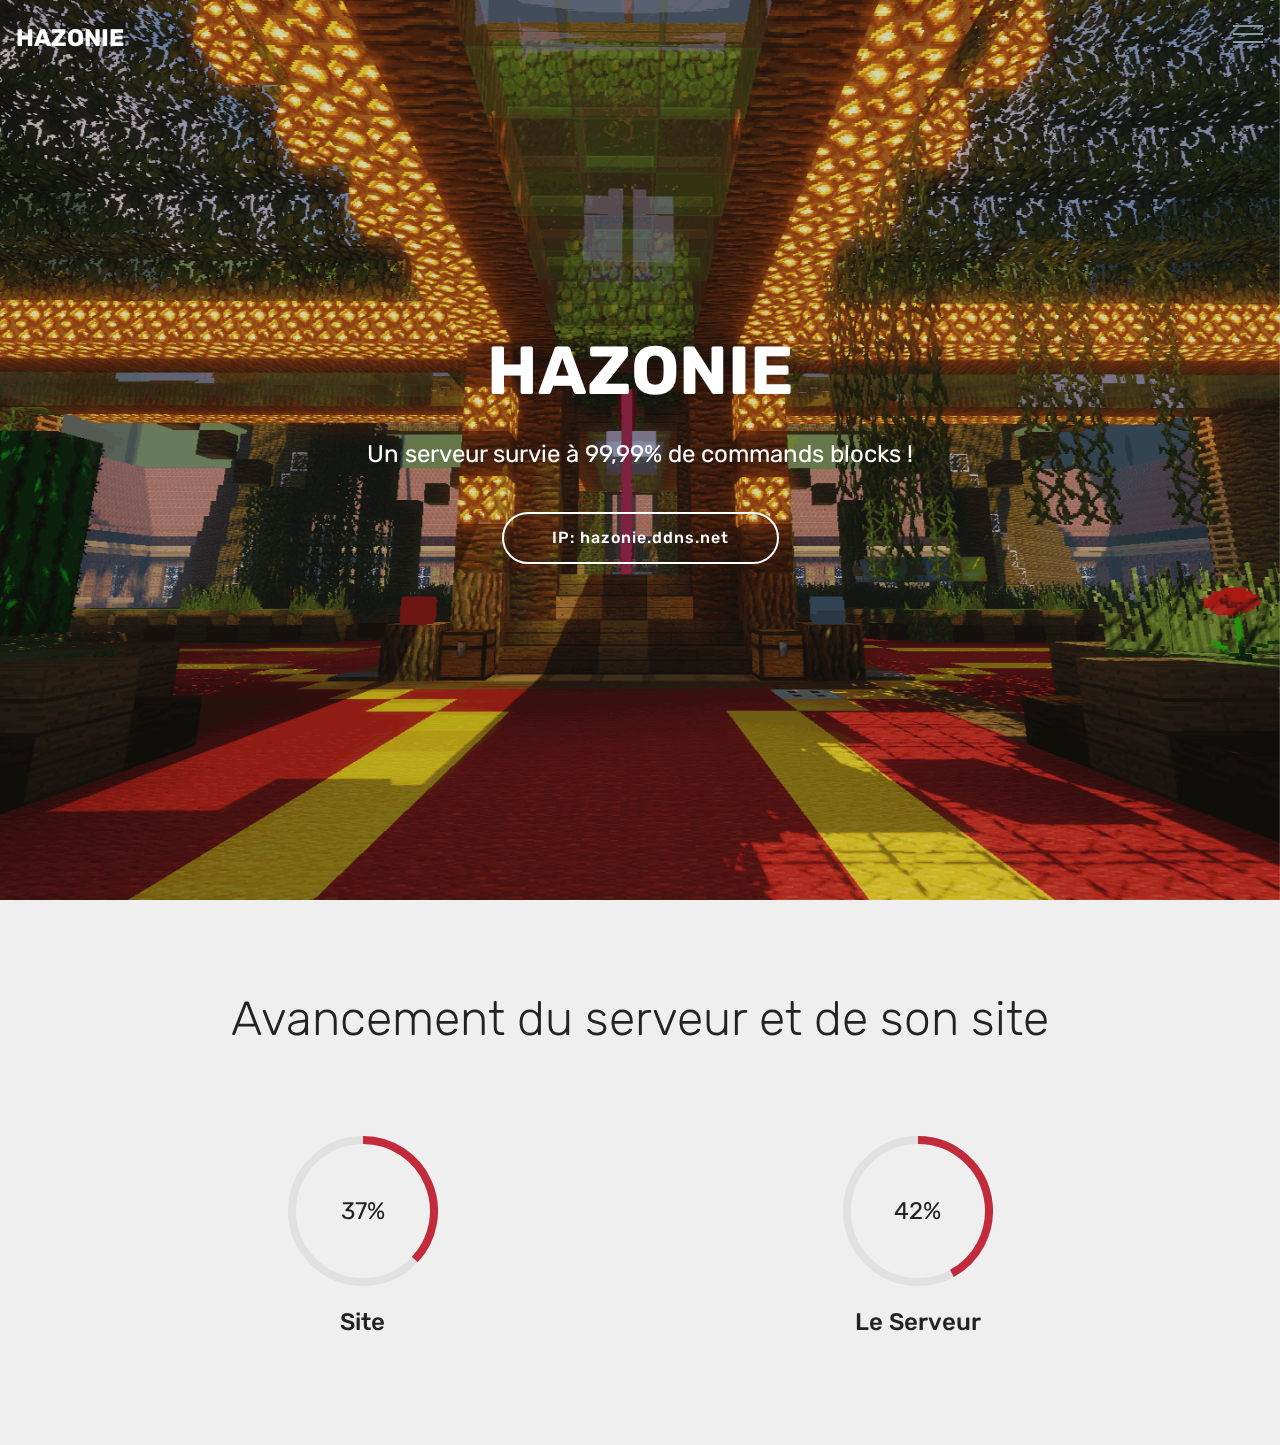
<file: index.html>
<!DOCTYPE html>
<html >
<head>
  <!-- Site made with Mobirise Website Builder v4.9.3, https://mobirise.com -->
  <meta charset="UTF-8">
  <meta http-equiv="X-UA-Compatible" content="IE=edge">
  <meta name="generator" content="Mobirise v4.9.3, mobirise.com">
  <meta name="viewport" content="width=device-width, initial-scale=1, minimum-scale=1">
  <link rel="shortcut icon" href="assets/images/sans-titre-1-122x141.png" type="image/x-icon">
  <meta name="description" content="">
  <title>Home</title>
  <link rel="stylesheet" href="assets/web/assets/mobirise-icons2/mobirise2.css">
  <link rel="stylesheet" href="assets/web/assets/mobirise-icons-bold/mobirise-icons-bold.css">
  <link rel="stylesheet" href="assets/web/assets/mobirise-icons/mobirise-icons.css">
  <link rel="stylesheet" href="assets/tether/tether.min.css">
  <link rel="stylesheet" href="assets/bootstrap/css/bootstrap.min.css">
  <link rel="stylesheet" href="assets/bootstrap/css/bootstrap-grid.min.css">
  <link rel="stylesheet" href="assets/bootstrap/css/bootstrap-reboot.min.css">
  <link rel="stylesheet" href="assets/as-pie-progress/css/progress.min.css">
  <link rel="stylesheet" href="assets/dropdown/css/style.css">
  <link rel="stylesheet" href="assets/theme/css/style.css">
  <link rel="stylesheet" href="assets/mobirise/css/mbr-additional.css" type="text/css">
  
  
  
</head>
<body>
  <section class="menu cid-riCneYb01h" once="menu" id="menu2-1">

    

    <nav class="navbar navbar-expand beta-menu navbar-dropdown align-items-center navbar-fixed-top collapsed bg-color transparent">
        <button class="navbar-toggler navbar-toggler-right" type="button" data-toggle="collapse" data-target="#navbarSupportedContent" aria-controls="navbarSupportedContent" aria-expanded="false" aria-label="Toggle navigation">
            <div class="hamburger">
                <span></span>
                <span></span>
                <span></span>
                <span></span>
            </div>
        </button>
        <div class="menu-logo">
            <div class="navbar-brand">
                
                <span class="navbar-caption-wrap"><a class="navbar-caption text-white display-5" href="index.html">
                        HAZONIE</a></span>
            </div>
        </div>
        <div class="collapse navbar-collapse" id="navbarSupportedContent">
            <ul class="navbar-nav nav-dropdown nav-right" data-app-modern-menu="true"><li class="nav-item">
                    <a class="nav-link link text-black display-4" href="index.html"><span class="mobi-mbri mobi-mbri-home mbr-iconfont mbr-iconfont-btn"></span>
                        Acceuil</a>
                </li>
                <li class="nav-item">
                    <a class="nav-link link text-black display-4" href="page1.html"><span class="mbrib-help mbr-iconfont mbr-iconfont-btn"></span>Support</a>
                </li></ul>
            
        </div>
    </nav>
</section>

<section class="engine"><a href="https://mobirise.info/u">bootstrap responsive templates</a></section><section class="cid-rixJOTsjtf mbr-fullscreen mbr-parallax-background" id="header2-0">

    

    <div class="mbr-overlay" style="opacity: 0.2; background-color: rgb(35, 35, 35);"></div>

    <div class="container align-center">
        <div class="row justify-content-md-center">
            <div class="mbr-white col-md-10">
                <h1 class="mbr-section-title mbr-bold pb-3 mbr-fonts-style display-1">HAZONIE</h1>
                
                <p class="mbr-text pb-3 mbr-fonts-style display-5">Un serveur survie à 99,99% de commands blocks !</p>
                <div class="mbr-section-btn"><a class="btn btn-md btn-white-outline display-4" href="index.html">IP: hazonie.ddns.net</a></div>
            </div>
        </div>
    </div>
    
</section>

<section class="progress-bars3 cid-riCxNwV5Wm" id="progress-bars3-2">
 
     

    
    
    <div class="container">
        <h2 class="mbr-section-title pb-3 align-center mbr-fonts-style display-2">
            Avancement du serveur et de son site</h2>

        
    
        <div class="media-container-row pt-5 mt-2">
            <div class="card p-3 align-center">
                <div class="wrap">
                    <div class="pie_progress progress1" role="progressbar" data-goal="37">
                        <p class="pie_progress__number mbr-fonts-style display-5">20%</p>
                    </div>
                </div> 
                <div class="mbr-crt-title pt-3">
                    <h4 class="card-title py-2 mbr-fonts-style display-5">
                        Site</h4>
                </div>                 
            </div>

            <div class="card p-3 align-center">
                <div class="wrap">
                    <div class="pie_progress progress2" role="progressbar" data-goal="70">
                        <p class="pie_progress__number mbr-fonts-style display-5">70%</p>
                    </div>
                </div> 
                <div class="mbr-crt-title pt-3">
                    <h4 class="card-title py-2 mbr-fonts-style display-5">
                        Le Serveur</h4>
                </div>                 
            </div>

            

            

            

            
        </div>
</div></section>


  <script src="assets/web/assets/jquery/jquery.min.js"></script>
  <script src="assets/tether/tether.min.js"></script>
  <script src="assets/popper/popper.min.js"></script>
  <script src="assets/bootstrap/js/bootstrap.min.js"></script>
  <script src="assets/smoothscroll/smooth-scroll.js"></script>
  <script src="assets/touchswipe/jquery.touch-swipe.min.js"></script>
  <script src="assets/parallax/jarallax.min.js"></script>
  <script src="assets/as-pie-progress/jquery-as-pie-progress.min.js"></script>
  <script src="assets/dropdown/js/script.min.js"></script>
  <script src="assets/theme/js/script.js"></script>
  
  
</body>
</html>
</file>
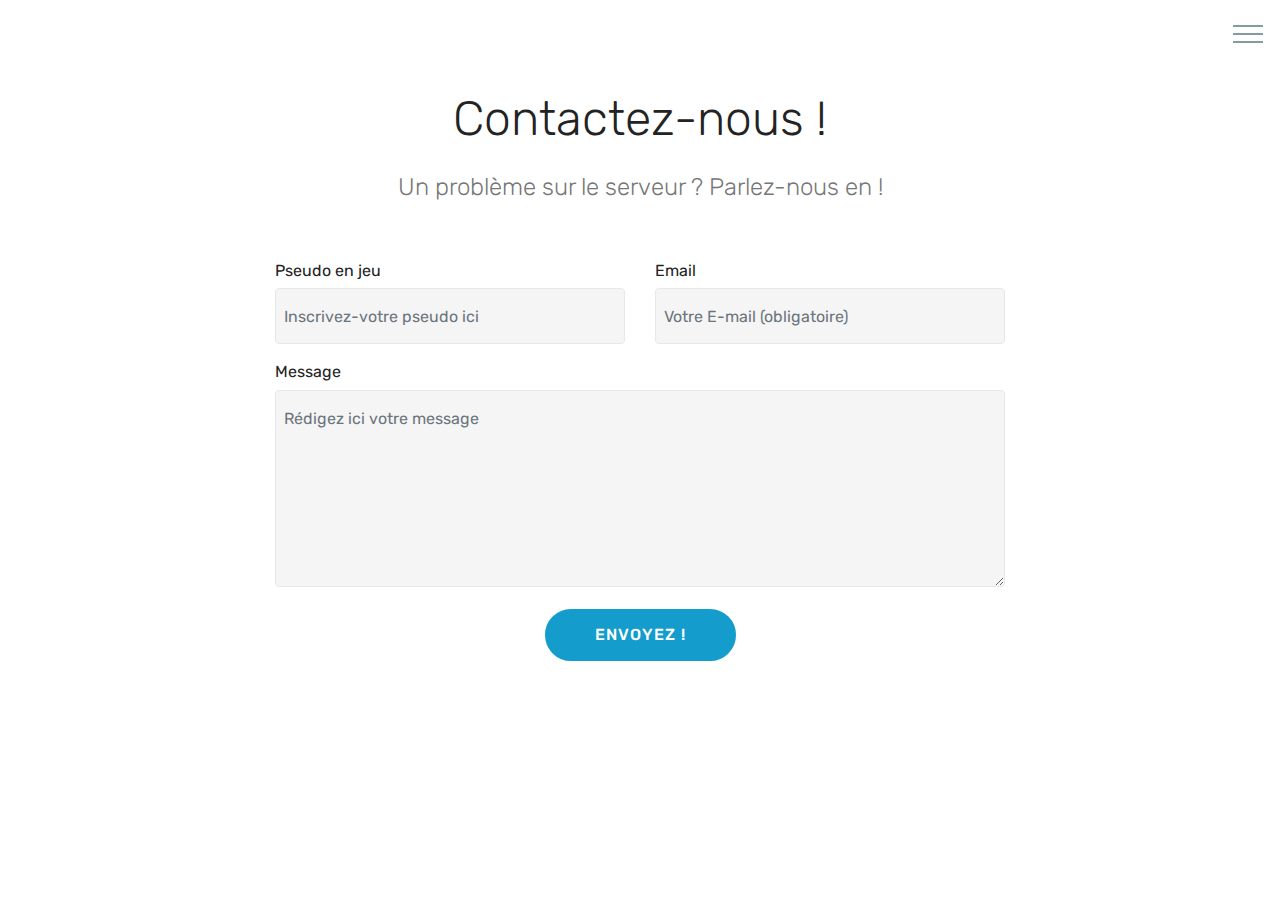
<file: page1.html>
<!DOCTYPE html>
<html >
<head>
  <!-- Site made with Mobirise Website Builder v4.9.3, https://mobirise.com -->
  <meta charset="UTF-8">
  <meta http-equiv="X-UA-Compatible" content="IE=edge">
  <meta name="generator" content="Mobirise v4.9.3, mobirise.com">
  <meta name="viewport" content="width=device-width, initial-scale=1, minimum-scale=1">
  <link rel="shortcut icon" href="assets/images/sans-titre-1-122x141.png" type="image/x-icon">
  <meta name="description" content="Website Generator Description">
  <title>Support</title>
  <link rel="stylesheet" href="assets/web/assets/mobirise-icons2/mobirise2.css">
  <link rel="stylesheet" href="assets/web/assets/mobirise-icons/mobirise-icons.css">
  <link rel="stylesheet" href="assets/web/assets/mobirise-icons-bold/mobirise-icons-bold.css">
  <link rel="stylesheet" href="assets/tether/tether.min.css">
  <link rel="stylesheet" href="assets/bootstrap/css/bootstrap.min.css">
  <link rel="stylesheet" href="assets/bootstrap/css/bootstrap-grid.min.css">
  <link rel="stylesheet" href="assets/bootstrap/css/bootstrap-reboot.min.css">
  <link rel="stylesheet" href="assets/dropdown/css/style.css">
  <link rel="stylesheet" href="assets/theme/css/style.css">
  <link rel="stylesheet" href="assets/mobirise/css/mbr-additional.css" type="text/css">
  
  
  
</head>
<body>
  <section class="menu cid-riCneYb01h" once="menu" id="menu2-3">

    

    <nav class="navbar navbar-expand beta-menu navbar-dropdown align-items-center navbar-fixed-top collapsed bg-color transparent">
        <button class="navbar-toggler navbar-toggler-right" type="button" data-toggle="collapse" data-target="#navbarSupportedContent" aria-controls="navbarSupportedContent" aria-expanded="false" aria-label="Toggle navigation">
            <div class="hamburger">
                <span></span>
                <span></span>
                <span></span>
                <span></span>
            </div>
        </button>
        <div class="menu-logo">
            <div class="navbar-brand">
                
                <span class="navbar-caption-wrap"><a class="navbar-caption text-white display-5" href="index.html">
                        HAZONIE</a></span>
            </div>
        </div>
        <div class="collapse navbar-collapse" id="navbarSupportedContent">
            <ul class="navbar-nav nav-dropdown nav-right" data-app-modern-menu="true"><li class="nav-item">
                    <a class="nav-link link text-black display-4" href="index.html"><span class="mobi-mbri mobi-mbri-home mbr-iconfont mbr-iconfont-btn"></span>
                        Acceuil</a>
                </li>
                <li class="nav-item">
                    <a class="nav-link link text-black display-4" href="page1.html"><span class="mbrib-help mbr-iconfont mbr-iconfont-btn"></span>Support</a>
                </li></ul>
            
        </div>
    </nav>
</section>

<section class="engine"><a href="https://mobirise.info/p">website templates free download</a></section><section class="mbr-section form1 cid-riIDehJnd8" id="form1-8">

    

    
    <div class="container">
        <div class="row justify-content-center">
            <div class="title col-12 col-lg-8">
                <h2 class="mbr-section-title align-center pb-3 mbr-fonts-style display-2">
                    Contactez-nous !</h2>
                <h3 class="mbr-section-subtitle align-center mbr-light pb-3 mbr-fonts-style display-5">
                    Un problème sur le serveur ? Parlez-nous en !</h3>
            </div>
        </div>
    </div>
    <div class="container">
        <div class="row justify-content-center">
            <div class="media-container-column col-lg-8" data-form-type="formoid">
                    <div data-form-alert="" hidden="">Merci ! Nous allons vous contactez d'ici peu.</div>
            
                    <form class="mbr-form" action="https://mobirise.com/" method="post" data-form-title="Mobirise Form"><input type="hidden" name="email" data-form-email="true" value="Kerp+ST116fGfzPxnYBskK1V/1+M3pBHqXwKL9shZ405gkBLkHG+JxxHmgYD0BB13l1aOYxcYpQB5DZRjB7HAOPLcC0S8p4KqnDijFMm/Ovr0r4J3x9JReZEfFMBcLy0">
                        <div class="row row-sm-offset">
                            <div class="col-md-4 multi-horizontal" data-for="name">
                                <div class="form-group">
                                    <label class="form-control-label mbr-fonts-style display-7" for="name-form1-8">Pseudo en jeu</label>
                                    <input type="text" class="form-control" name="name" data-form-field="Name" required="" placeholder="Inscrivez-votre pseudo ici" id="name-form1-8">
                                </div>
                            </div>
                            <div class="col-md-4 multi-horizontal" data-for="email">
                                <div class="form-group">
                                    <label class="form-control-label mbr-fonts-style display-7" for="email-form1-8">Email</label>
                                    <input type="email" class="form-control" name="email" data-form-field="Email" required="" placeholder="Votre E-mail (obligatoire)" id="email-form1-8">
                                </div>
                            </div>
                            
                        </div>
                        <div class="form-group" data-for="message">
                            <label class="form-control-label mbr-fonts-style display-7" for="message-form1-8">Message</label>
                            <textarea type="text" class="form-control" name="message" rows="7" data-form-field="Message" placeholder="Rédigez ici votre message" id="message-form1-8"></textarea>
                        </div>
            
                        <span class="input-group-btn"><button href="" type="submit" class="btn btn-primary btn-form display-4">ENVOYEZ !</button></span>
                    </form>
            </div>
        </div>
    </div>
</section>


  <script src="assets/web/assets/jquery/jquery.min.js"></script>
  <script src="assets/popper/popper.min.js"></script>
  <script src="assets/tether/tether.min.js"></script>
  <script src="assets/bootstrap/js/bootstrap.min.js"></script>
  <script src="assets/touchswipe/jquery.touch-swipe.min.js"></script>
  <script src="assets/smoothscroll/smooth-scroll.js"></script>
  <script src="assets/dropdown/js/script.min.js"></script>
  <script src="assets/theme/js/script.js"></script>
  <script src="assets/formoid/formoid.min.js"></script>
  
  
</body>
</html>
</file>
<file: assets/web/assets/mobirise-icons2/mobirise2.css>
@font-face {
  font-family: 'Moririse2';
  src:  url('mobirise2.eot?f2bix4');
  src:  url('mobirise2.eot?f2bix4#iefix') format('embedded-opentype'),
    url('mobirise2.ttf?f2bix4') format('truetype'),
    url('mobirise2.woff?f2bix4') format('woff'),
    url('mobirise2.svg?f2bix4#mobirise2') format('svg');
  font-weight: normal;
  font-style: normal;
}

[class^="mobi-"], [class*=" mobi-"] {
  /* use !important to prevent issues with browser extensions that change fonts */
  font-family: 'Moririse2' !important;
  speak: none;
  font-style: normal;
  font-weight: normal;
  font-variant: normal;
  text-transform: none;
  line-height: 1;

  /* Better Font Rendering =========== */
  -webkit-font-smoothing: antialiased;
  -moz-osx-font-smoothing: grayscale;
}

.mobi-mbri-add-submenu:before {
  content: "\e900";
}
.mobi-mbri-alert:before {
  content: "\e901";
}
.mobi-mbri-align-center:before {
  content: "\e902";
}
.mobi-mbri-align-justify:before {
  content: "\e903";
}
.mobi-mbri-align-left:before {
  content: "\e904";
}
.mobi-mbri-align-right:before {
  content: "\e905";
}
.mobi-mbri-android:before {
  content: "\e906";
}
.mobi-mbri-apple:before {
  content: "\e907";
}
.mobi-mbri-arrow-down:before {
  content: "\e908";
}
.mobi-mbri-arrow-next:before {
  content: "\e909";
}
.mobi-mbri-arrow-prev:before {
  content: "\e90a";
}
.mobi-mbri-arrow-up:before {
  content: "\e90b";
}
.mobi-mbri-bold:before {
  content: "\e90c";
}
.mobi-mbri-bookmark:before {
  content: "\e90d";
}
.mobi-mbri-bootstrap:before {
  content: "\e90e";
}
.mobi-mbri-briefcase:before {
  content: "\e90f";
}
.mobi-mbri-browse:before {
  content: "\e910";
}
.mobi-mbri-bulleted-list:before {
  content: "\e911";
}
.mobi-mbri-calendar:before {
  content: "\e912";
}
.mobi-mbri-camera:before {
  content: "\e913";
}
.mobi-mbri-cart-add:before {
  content: "\e914";
}
.mobi-mbri-cart-full:before {
  content: "\e915";
}
.mobi-mbri-cash:before {
  content: "\e916";
}
.mobi-mbri-change-style:before {
  content: "\e917";
}
.mobi-mbri-chat:before {
  content: "\e918";
}
.mobi-mbri-clock:before {
  content: "\e919";
}
.mobi-mbri-close:before {
  content: "\e91a";
}
.mobi-mbri-cloud:before {
  content: "\e91b";
}
.mobi-mbri-code:before {
  content: "\e91c";
}
.mobi-mbri-contact-form:before {
  content: "\e91d";
}
.mobi-mbri-credit-card:before {
  content: "\e91e";
}
.mobi-mbri-cursor-click:before {
  content: "\e91f";
}
.mobi-mbri-cust-feedback:before {
  content: "\e920";
}
.mobi-mbri-database:before {
  content: "\e921";
}
.mobi-mbri-delivery:before {
  content: "\e922";
}
.mobi-mbri-desktop:before {
  content: "\e923";
}
.mobi-mbri-devices:before {
  content: "\e924";
}
.mobi-mbri-down:before {
  content: "\e925";
}
.mobi-mbri-download-2:before {
  content: "\e926";
}
.mobi-mbri-download:before {
  content: "\e927";
}
.mobi-mbri-drag-n-drop-2:before {
  content: "\e928";
}
.mobi-mbri-drag-n-drop:before {
  content: "\e929";
}
.mobi-mbri-edit-2:before {
  content: "\e92a";
}
.mobi-mbri-edit:before {
  content: "\e92b";
}
.mobi-mbri-error:before {
  content: "\e92c";
}
.mobi-mbri-extension:before {
  content: "\e92d";
}
.mobi-mbri-features:before {
  content: "\e92e";
}
.mobi-mbri-file:before {
  content: "\e92f";
}
.mobi-mbri-flag:before {
  content: "\e930";
}
.mobi-mbri-folder:before {
  content: "\e931";
}
.mobi-mbri-gift:before {
  content: "\e932";
}
.mobi-mbri-github:before {
  content: "\e933";
}
.mobi-mbri-globe-2:before {
  content: "\e934";
}
.mobi-mbri-globe:before {
  content: "\e935";
}
.mobi-mbri-growing-chart:before {
  content: "\e936";
}
.mobi-mbri-hearth:before {
  content: "\e937";
}
.mobi-mbri-help:before {
  content: "\e938";
}
.mobi-mbri-home:before {
  content: "\e939";
}
.mobi-mbri-hot-cup:before {
  content: "\e93a";
}
.mobi-mbri-idea:before {
  content: "\e93b";
}
.mobi-mbri-image-gallery:before {
  content: "\e93c";
}
.mobi-mbri-image-slider:before {
  content: "\e93d";
}
.mobi-mbri-info:before {
  content: "\e93e";
}
.mobi-mbri-italic:before {
  content: "\e93f";
}
.mobi-mbri-key:before {
  content: "\e940";
}
.mobi-mbri-laptop:before {
  content: "\e941";
}
.mobi-mbri-layers:before {
  content: "\e942";
}
.mobi-mbri-left-right:before {
  content: "\e943";
}
.mobi-mbri-left:before {
  content: "\e944";
}
.mobi-mbri-letter:before {
  content: "\e945";
}
.mobi-mbri-like:before {
  content: "\e946";
}
.mobi-mbri-link:before {
  content: "\e947";
}
.mobi-mbri-lock:before {
  content: "\e948";
}
.mobi-mbri-login:before {
  content: "\e949";
}
.mobi-mbri-logout:before {
  content: "\e94a";
}
.mobi-mbri-magic-stick:before {
  content: "\e94b";
}
.mobi-mbri-map-pin:before {
  content: "\e94c";
}
.mobi-mbri-menu:before {
  content: "\e94d";
}
.mobi-mbri-mobile-2:before {
  content: "\e94e";
}
.mobi-mbri-mobile-horizontal:before {
  content: "\e94f";
}
.mobi-mbri-mobile:before {
  content: "\e950";
}
.mobi-mbri-mobirise:before {
  content: "\e951";
}
.mobi-mbri-more-horizontal:before {
  content: "\e952";
}
.mobi-mbri-more-vertical:before {
  content: "\e953";
}
.mobi-mbri-music:before {
  content: "\e954";
}
.mobi-mbri-new-file:before {
  content: "\e955";
}
.mobi-mbri-numbered-list:before {
  content: "\e956";
}
.mobi-mbri-opened-folder:before {
  content: "\e957";
}
.mobi-mbri-pages:before {
  content: "\e958";
}
.mobi-mbri-paper-plane:before {
  content: "\e959";
}
.mobi-mbri-paperclip:before {
  content: "\e95a";
}
.mobi-mbri-phone:before {
  content: "\e95b";
}
.mobi-mbri-photo:before {
  content: "\e95c";
}
.mobi-mbri-photos:before {
  content: "\e95d";
}
.mobi-mbri-pin:before {
  content: "\e95e";
}
.mobi-mbri-play:before {
  content: "\e95f";
}
.mobi-mbri-plus:before {
  content: "\e960";
}
.mobi-mbri-preview:before {
  content: "\e961";
}
.mobi-mbri-print:before {
  content: "\e962";
}
.mobi-mbri-protect:before {
  content: "\e963";
}
.mobi-mbri-question:before {
  content: "\e964";
}
.mobi-mbri-quote-left:before {
  content: "\e965";
}
.mobi-mbri-quote-right:before {
  content: "\e966";
}
.mobi-mbri-redo:before {
  content: "\e967";
}
.mobi-mbri-refresh:before {
  content: "\e968";
}
.mobi-mbri-responsive-2:before {
  content: "\e969";
}
.mobi-mbri-responsive:before {
  content: "\e96a";
}
.mobi-mbri-right:before {
  content: "\e96b";
}
.mobi-mbri-rocket:before {
  content: "\e96c";
}
.mobi-mbri-sad-face:before {
  content: "\e96d";
}
.mobi-mbri-sale:before {
  content: "\e96e";
}
.mobi-mbri-save:before {
  content: "\e96f";
}
.mobi-mbri-search:before {
  content: "\e970";
}
.mobi-mbri-setting-2:before {
  content: "\e971";
}
.mobi-mbri-setting-3:before {
  content: "\e972";
}
.mobi-mbri-setting:before {
  content: "\e973";
}
.mobi-mbri-share:before {
  content: "\e974";
}
.mobi-mbri-shopping-bag:before {
  content: "\e975";
}
.mobi-mbri-shopping-basket:before {
  content: "\e976";
}
.mobi-mbri-shopping-cart:before {
  content: "\e977";
}
.mobi-mbri-sites:before {
  content: "\e978";
}
.mobi-mbri-smile-face:before {
  content: "\e979";
}
.mobi-mbri-speed:before {
  content: "\e97a";
}
.mobi-mbri-star:before {
  content: "\e97b";
}
.mobi-mbri-success:before {
  content: "\e97c";
}
.mobi-mbri-sun:before {
  content: "\e97d";
}
.mobi-mbri-sun2:before {
  content: "\e97e";
}
.mobi-mbri-tablet-vertical:before {
  content: "\e97f";
}
.mobi-mbri-tablet:before {
  content: "\e980";
}
.mobi-mbri-target:before {
  content: "\e981";
}
.mobi-mbri-timer:before {
  content: "\e982";
}
.mobi-mbri-to-ftp:before {
  content: "\e983";
}
.mobi-mbri-to-local-drive:before {
  content: "\e984";
}
.mobi-mbri-touch-swipe:before {
  content: "\e985";
}
.mobi-mbri-touch:before {
  content: "\e986";
}
.mobi-mbri-trash:before {
  content: "\e987";
}
.mobi-mbri-underline:before {
  content: "\e988";
}
.mobi-mbri-undo:before {
  content: "\e989";
}
.mobi-mbri-unlink:before {
  content: "\e98a";
}
.mobi-mbri-unlock:before {
  content: "\e98b";
}
.mobi-mbri-up-down:before {
  content: "\e98c";
}
.mobi-mbri-up:before {
  content: "\e98d";
}
.mobi-mbri-update:before {
  content: "\e98e";
}
.mobi-mbri-upload-2:before {
  content: "\e98f";
}
.mobi-mbri-upload:before {
  content: "\e990";
}
.mobi-mbri-user-2:before {
  content: "\e991";
}
.mobi-mbri-user:before {
  content: "\e992";
}
.mobi-mbri-users:before {
  content: "\e993";
}
.mobi-mbri-video-play:before {
  content: "\e994";
}
.mobi-mbri-video:before {
  content: "\e995";
}
.mobi-mbri-watch:before {
  content: "\e996";
}
.mobi-mbri-website-theme-2:before {
  content: "\e997";
}
.mobi-mbri-website-theme:before {
  content: "\e998";
}
.mobi-mbri-wifi:before {
  content: "\e999";
}
.mobi-mbri-windows:before {
  content: "\e99a";
}
.mobi-mbri-zoom-in:before {
  content: "\e99b";
}
.mobi-mbri-zoom-out:before {
  content: "\e99c";
}
</file>
<file: assets/web/assets/mobirise-icons-bold/mobirise-icons-bold.css>
@font-face {
  font-family: 'mobirise-icons-bold';
  src:  url('mobirise-icons-bold.eot?m1l4yr');
  src:  url('mobirise-icons-bold.eot?m1l4yr#iefix') format('embedded-opentype'),
    url('mobirise-icons-bold.ttf?m1l4yr') format('truetype'),
    url('mobirise-icons-bold.woff?m1l4yr') format('woff'),
    url('mobirise-icons-bold.svg?m1l4yr#mobirise-icons-bold') format('svg');
  font-weight: normal;
  font-style: normal;
}

[class^="mbrib-"], [class*="mbrib-"] {
  /* use !important to prevent issues with browser extensions that change fonts */
  font-family: 'mobirise-icons-bold' !important;
  speak: none;
  font-style: normal;
  font-weight: normal;
  font-variant: normal;
  text-transform: none;
  line-height: 1;

  /* Better Font Rendering =========== */
  -webkit-font-smoothing: antialiased;
  -moz-osx-font-smoothing: grayscale;
}

.mbrib-add-submenu:before {
  content: "\e900";
}
.mbrib-alert:before {
  content: "\e901";
}
.mbrib-align-center:before {
  content: "\e902";
}
.mbrib-align-justify:before {
  content: "\e903";
}
.mbrib-align-left:before {
  content: "\e904";
}
.mbrib-align-right:before {
  content: "\e905";
}
.mbrib-android:before {
  content: "\e906";
}
.mbrib-apple:before {
  content: "\e907";
}
.mbrib-arrow-down:before {
  content: "\e908";
}
.mbrib-arrow-next:before {
  content: "\e909";
}
.mbrib-arrow-prev:before {
  content: "\e90a";
}
.mbrib-arrow-up:before {
  content: "\e90b";
}
.mbrib-bold:before {
  content: "\e90c";
}
.mbrib-bookmark:before {
  content: "\e90d";
}
.mbrib-bootstrap:before {
  content: "\e90e";
}
.mbrib-briefcase:before {
  content: "\e90f";
}
.mbrib-browse:before {
  content: "\e910";
}
.mbrib-bulleted-list:before {
  content: "\e911";
}
.mbrib-calendar:before {
  content: "\e912";
}
.mbrib-camera:before {
  content: "\e913";
}
.mbrib-cart-add:before {
  content: "\e914";
}
.mbrib-cart-full:before {
  content: "\e915";
}
.mbrib-cash:before {
  content: "\e916";
}
.mbrib-change-style:before {
  content: "\e917";
}
.mbrib-chat:before {
  content: "\e918";
}
.mbrib-clock:before {
  content: "\e919";
}
.mbrib-close:before {
  content: "\e91a";
}
.mbrib-cloud:before {
  content: "\e91b";
}
.mbrib-code:before {
  content: "\e91c";
}
.mbrib-contact-form:before {
  content: "\e91d";
}
.mbrib-credit-card:before {
  content: "\e91e";
}
.mbrib-cursor-click:before {
  content: "\e91f";
}
.mbrib-cust-feedback:before {
  content: "\e920";
}
.mbrib-database:before {
  content: "\e921";
}
.mbrib-delivery:before {
  content: "\e922";
}
.mbrib-desktop:before {
  content: "\e923";
}
.mbrib-devices:before {
  content: "\e924";
}
.mbrib-down:before {
  content: "\e925";
}
.mbrib-download:before {
  content: "\e926";
}
.mbrib-drag-n-drop:before {
  content: "\e927";
}
.mbrib-drag-n-drop2:before {
  content: "\e928";
}
.mbrib-edit:before {
  content: "\e929";
}
.mbrib-edit2:before {
  content: "\e92a";
}
.mbrib-error:before {
  content: "\e92b";
}
.mbrib-extension:before {
  content: "\e92c";
}
.mbrib-features:before {
  content: "\e92d";
}
.mbrib-file:before {
  content: "\e92e";
}
.mbrib-flag:before {
  content: "\e92f";
}
.mbrib-folder:before {
  content: "\e930";
}
.mbrib-gift:before {
  content: "\e931";
}
.mbrib-github:before {
  content: "\e932";
}
.mbrib-globe-2:before {
  content: "\e933";
}
.mbrib-globe:before {
  content: "\e934";
}
.mbrib-growing-chart:before {
  content: "\e935";
}
.mbrib-hearth:before {
  content: "\e936";
}
.mbrib-help:before {
  content: "\e937";
}
.mbrib-home:before {
  content: "\e938";
}
.mbrib-hot-cup:before {
  content: "\e939";
}
.mbrib-idea:before {
  content: "\e93a";
}
.mbrib-image-gallery:before {
  content: "\e93b";
}
.mbrib-image-slider:before {
  content: "\e93c";
}
.mbrib-info:before {
  content: "\e93d";
}
.mbrib-italic:before {
  content: "\e93e";
}
.mbrib-key:before {
  content: "\e93f";
}
.mbrib-laptop:before {
  content: "\e940";
}
.mbrib-layers:before {
  content: "\e941";
}
.mbrib-left-right:before {
  content: "\e942";
}
.mbrib-left:before {
  content: "\e943";
}
.mbrib-letter:before {
  content: "\e944";
}
.mbrib-like:before {
  content: "\e945";
}
.mbrib-link:before {
  content: "\e946";
}
.mbrib-lock:before {
  content: "\e947";
}
.mbrib-login:before {
  content: "\e948";
}
.mbrib-logout:before {
  content: "\e949";
}
.mbrib-magic-stick:before {
  content: "\e94a";
}
.mbrib-map-pin:before {
  content: "\e94b";
}
.mbrib-menu:before {
  content: "\e94c";
}
.mbrib-mobile:before {
  content: "\e94d";
}
.mbrib-mobile2:before {
  content: "\e94e";
}
.mbrib-mobirise:before {
  content: "\e94f";
}
.mbrib-more-horizontal:before {
  content: "\e950";
}
.mbrib-more-vertical:before {
  content: "\e951";
}
.mbrib-music:before {
  content: "\e952";
}
.mbrib-new-file:before {
  content: "\e953";
}
.mbrib-numbered-list:before {
  content: "\e954";
}
.mbrib-opened-folder:before {
  content: "\e955";
}
.mbrib-pages:before {
  content: "\e956";
}
.mbrib-paper-plane:before {
  content: "\e957";
}
.mbrib-paperclip:before {
  content: "\e958";
}
.mbrib-photo:before {
  content: "\e959";
}
.mbrib-photos:before {
  content: "\e95a";
}
.mbrib-pin:before {
  content: "\e95b";
}
.mbrib-play:before {
  content: "\e95c";
}
.mbrib-plus:before {
  content: "\e95d";
}
.mbrib-preview:before {
  content: "\e95e";
}
.mbrib-print:before {
  content: "\e95f";
}
.mbrib-protect:before {
  content: "\e960";
}
.mbrib-question:before {
  content: "\e961";
}
.mbrib-quote-left:before {
  content: "\e962";
}
.mbrib-quote-right:before {
  content: "\e963";
}
.mbrib-redo:before {
  content: "\e964";
}
.mbrib-refresh:before {
  content: "\e965";
}
.mbrib-responsive:before {
  content: "\e966";
}
.mbrib-right:before {
  content: "\e967";
}
.mbrib-rocket:before {
  content: "\e968";
}
.mbrib-sad-face:before {
  content: "\e969";
}
.mbrib-sale:before {
  content: "\e96a";
}
.mbrib-save:before {
  content: "\e96b";
}
.mbrib-search:before {
  content: "\e96c";
}
.mbrib-setting:before {
  content: "\e96d";
}
.mbrib-setting2:before {
  content: "\e96e";
}
.mbrib-setting3:before {
  content: "\e96f";
}
.mbrib-share:before {
  content: "\e970";
}
.mbrib-shopping-bag:before {
  content: "\e971";
}
.mbrib-shopping-basket:before {
  content: "\e972";
}
.mbrib-shopping-cart:before {
  content: "\e973";
}
.mbrib-sites:before {
  content: "\e974";
}
.mbrib-smile-face:before {
  content: "\e975";
}
.mbrib-speed:before {
  content: "\e976";
}
.mbrib-star:before {
  content: "\e977";
}
.mbrib-success:before {
  content: "\e978";
}
.mbrib-sun:before {
  content: "\e979";
}
.mbrib-sun2:before {
  content: "\e97a";
}
.mbrib-tablet-vertical:before {
  content: "\e97b";
}
.mbrib-tablet:before {
  content: "\e97c";
}
.mbrib-target:before {
  content: "\e97d";
}
.mbrib-timer:before {
  content: "\e97e";
}
.mbrib-to-ftp:before {
  content: "\e97f";
}
.mbrib-to-local-drive:before {
  content: "\e980";
}
.mbrib-touch-swipe:before {
  content: "\e981";
}
.mbrib-touch:before {
  content: "\e982";
}
.mbrib-trash:before {
  content: "\e983";
}
.mbrib-underline:before {
  content: "\e984";
}
.mbrib-undo:before {
  content: "\e985";
}
.mbrib-unlink:before {
  content: "\e986";
}
.mbrib-unlock:before {
  content: "\e987";
}
.mbrib-up-down:before {
  content: "\e988";
}
.mbrib-up:before {
  content: "\e989";
}
.mbrib-update:before {
  content: "\e98a";
}
.mbrib-upload:before {
  content: "\e98b";
}
.mbrib-user:before {
  content: "\e98c";
}
.mbrib-user2:before {
  content: "\e98d";
}
.mbrib-users:before {
  content: "\e98e";
}
.mbrib-video-play:before {
  content: "\e98f";
}
.mbrib-video:before {
  content: "\e990";
}
.mbrib-watch:before {
  content: "\e991";
}
.mbrib-website-theme:before {
  content: "\e992";
}
.mbrib-wifi:before {
  content: "\e993";
}
.mbrib-windows:before {
  content: "\e994";
}
.mbrib-zoom-out:before {
  content: "\e995";
}
</file>
<file: assets/web/assets/mobirise-icons/mobirise-icons.css>
@font-face {
  font-family: 'MobiriseIcons';
  src:  url('mobirise-icons.eot?spat4u');
  src:  url('mobirise-icons.eot?spat4u#iefix') format('embedded-opentype'),
    url('mobirise-icons.ttf?spat4u') format('truetype'),
    url('mobirise-icons.woff?spat4u') format('woff'),
    url('mobirise-icons.svg?spat4u#MobiriseIcons') format('svg');
  font-weight: normal;
  font-style: normal;
}

[class^="mbri-"], [class*=" mbri-"] {
  /* use !important to prevent issues with browser extensions that change fonts */
  font-family: MobiriseIcons !important;
  speak: none;
  font-style: normal;
  font-weight: normal;
  font-variant: normal;
  text-transform: none;
  line-height: 1;

  /* Better Font Rendering =========== */
  -webkit-font-smoothing: antialiased;
  -moz-osx-font-smoothing: grayscale;
}

.mbri-add-submenu:before {
  content: "\e900";
}
.mbri-alert:before {
  content: "\e901";
}
.mbri-align-center:before {
  content: "\e902";
}
.mbri-align-justify:before {
  content: "\e903";
}
.mbri-align-left:before {
  content: "\e904";
}
.mbri-align-right:before {
  content: "\e905";
}
.mbri-android:before {
  content: "\e906";
}
.mbri-apple:before {
  content: "\e907";
}
.mbri-arrow-down:before {
  content: "\e908";
}
.mbri-arrow-next:before {
  content: "\e909";
}
.mbri-arrow-prev:before {
  content: "\e90a";
}
.mbri-arrow-up:before {
  content: "\e90b";
}
.mbri-bold:before {
  content: "\e90c";
}
.mbri-bookmark:before {
  content: "\e90d";
}
.mbri-bootstrap:before {
  content: "\e90e";
}
.mbri-briefcase:before {
  content: "\e90f";
}
.mbri-browse:before {
  content: "\e910";
}
.mbri-bulleted-list:before {
  content: "\e911";
}
.mbri-calendar:before {
  content: "\e912";
}
.mbri-camera:before {
  content: "\e913";
}
.mbri-cart-add:before {
  content: "\e914";
}
.mbri-cart-full:before {
  content: "\e915";
}
.mbri-cash:before {
  content: "\e916";
}
.mbri-change-style:before {
  content: "\e917";
}
.mbri-chat:before {
  content: "\e918";
}
.mbri-clock:before {
  content: "\e919";
}
.mbri-close:before {
  content: "\e91a";
}
.mbri-cloud:before {
  content: "\e91b";
}
.mbri-code:before {
  content: "\e91c";
}
.mbri-contact-form:before {
  content: "\e91d";
}
.mbri-credit-card:before {
  content: "\e91e";
}
.mbri-cursor-click:before {
  content: "\e91f";
}
.mbri-cust-feedback:before {
  content: "\e920";
}
.mbri-database:before {
  content: "\e921";
}
.mbri-delivery:before {
  content: "\e922";
}
.mbri-desktop:before {
  content: "\e923";
}
.mbri-devices:before {
  content: "\e924";
}
.mbri-down:before {
  content: "\e925";
}
.mbri-download:before {
  content: "\e989";
}
.mbri-drag-n-drop:before {
  content: "\e927";
}
.mbri-drag-n-drop2:before {
  content: "\e928";
}
.mbri-edit:before {
  content: "\e929";
}
.mbri-edit2:before {
  content: "\e92a";
}
.mbri-error:before {
  content: "\e92b";
}
.mbri-extension:before {
  content: "\e92c";
}
.mbri-features:before {
  content: "\e92d";
}
.mbri-file:before {
  content: "\e92e";
}
.mbri-flag:before {
  content: "\e92f";
}
.mbri-folder:before {
  content: "\e930";
}
.mbri-gift:before {
  content: "\e931";
}
.mbri-github:before {
  content: "\e932";
}
.mbri-globe:before {
  content: "\e933";
}
.mbri-globe-2:before {
  content: "\e934";
}
.mbri-growing-chart:before {
  content: "\e935";
}
.mbri-hearth:before {
  content: "\e936";
}
.mbri-help:before {
  content: "\e937";
}
.mbri-home:before {
  content: "\e938";
}
.mbri-hot-cup:before {
  content: "\e939";
}
.mbri-idea:before {
  content: "\e93a";
}
.mbri-image-gallery:before {
  content: "\e93b";
}
.mbri-image-slider:before {
  content: "\e93c";
}
.mbri-info:before {
  content: "\e93d";
}
.mbri-italic:before {
  content: "\e93e";
}
.mbri-key:before {
  content: "\e93f";
}
.mbri-laptop:before {
  content: "\e940";
}
.mbri-layers:before {
  content: "\e941";
}
.mbri-left-right:before {
  content: "\e942";
}
.mbri-left:before {
  content: "\e943";
}
.mbri-letter:before {
  content: "\e944";
}
.mbri-like:before {
  content: "\e945";
}
.mbri-link:before {
  content: "\e946";
}
.mbri-lock:before {
  content: "\e947";
}
.mbri-login:before {
  content: "\e948";
}
.mbri-logout:before {
  content: "\e949";
}
.mbri-magic-stick:before {
  content: "\e94a";
}
.mbri-map-pin:before {
  content: "\e94b";
}
.mbri-menu:before {
  content: "\e94c";
}
.mbri-mobile:before {
  content: "\e94d";
}
.mbri-mobile2:before {
  content: "\e94e";
}
.mbri-mobirise:before {
  content: "\e94f";
}
.mbri-more-horizontal:before {
  content: "\e950";
}
.mbri-more-vertical:before {
  content: "\e951";
}
.mbri-music:before {
  content: "\e952";
}
.mbri-new-file:before {
  content: "\e953";
}
.mbri-numbered-list:before {
  content: "\e954";
}
.mbri-opened-folder:before {
  content: "\e955";
}
.mbri-pages:before {
  content: "\e956";
}
.mbri-paper-plane:before {
  content: "\e957";
}
.mbri-paperclip:before {
  content: "\e958";
}
.mbri-photo:before {
  content: "\e959";
}
.mbri-photos:before {
  content: "\e95a";
}
.mbri-pin:before {
  content: "\e95b";
}
.mbri-play:before {
  content: "\e95c";
}
.mbri-plus:before {
  content: "\e95d";
}
.mbri-preview:before {
  content: "\e95e";
}
.mbri-print:before {
  content: "\e95f";
}
.mbri-protect:before {
  content: "\e960";
}
.mbri-question:before {
  content: "\e961";
}
.mbri-quote-left:before {
  content: "\e962";
}
.mbri-quote-right:before {
  content: "\e963";
}
.mbri-refresh:before {
  content: "\e964";
}
.mbri-responsive:before {
  content: "\e965";
}
.mbri-right:before {
  content: "\e966";
}
.mbri-rocket:before {
  content: "\e967";
}
.mbri-sad-face:before {
  content: "\e968";
}
.mbri-sale:before {
  content: "\e969";
}
.mbri-save:before {
  content: "\e96a";
}
.mbri-search:before {
  content: "\e96b";
}
.mbri-setting:before {
  content: "\e96c";
}
.mbri-setting2:before {
  content: "\e96d";
}
.mbri-setting3:before {
  content: "\e96e";
}
.mbri-share:before {
  content: "\e96f";
}
.mbri-shopping-bag:before {
  content: "\e970";
}
.mbri-shopping-basket:before {
  content: "\e971";
}
.mbri-shopping-cart:before {
  content: "\e972";
}
.mbri-sites:before {
  content: "\e973";
}
.mbri-smile-face:before {
  content: "\e974";
}
.mbri-speed:before {
  content: "\e975";
}
.mbri-star:before {
  content: "\e976";
}
.mbri-success:before {
  content: "\e977";
}
.mbri-sun:before {
  content: "\e978";
}
.mbri-sun2:before {
  content: "\e979";
}
.mbri-tablet:before {
  content: "\e97a";
}
.mbri-tablet-vertical:before {
  content: "\e97b";
}
.mbri-target:before {
  content: "\e97c";
}
.mbri-timer:before {
  content: "\e97d";
}
.mbri-to-ftp:before {
  content: "\e97e";
}
.mbri-to-local-drive:before {
  content: "\e97f";
}
.mbri-touch-swipe:before {
  content: "\e980";
}
.mbri-touch:before {
  content: "\e981";
}
.mbri-trash:before {
  content: "\e982";
}
.mbri-underline:before {
  content: "\e983";
}
.mbri-unlink:before {
  content: "\e984";
}
.mbri-unlock:before {
  content: "\e985";
}
.mbri-up-down:before {
  content: "\e986";
}
.mbri-up:before {
  content: "\e987";
}
.mbri-update:before {
  content: "\e988";
}
.mbri-upload:before {
 content: "\e926"; 
}
.mbri-user:before {
  content: "\e98a";
}
.mbri-user2:before {
  content: "\e98b";
}
.mbri-users:before {
  content: "\e98c";
}
.mbri-video:before {
  content: "\e98d";
}
.mbri-video-play:before {
  content: "\e98e";
}
.mbri-watch:before {
  content: "\e98f";
}
.mbri-website-theme:before {
  content: "\e990";
}
.mbri-wifi:before {
  content: "\e991";
}
.mbri-windows:before {
  content: "\e992";
}
.mbri-zoom-out:before {
  content: "\e993";
}
.mbri-redo:before {
  content: "\e994";
}
.mbri-undo:before {
  content: "\e995";
}
</file>
<file: assets/dropdown/css/style.css>
.navbar-dropdown {
  left: 0;
  padding: 0;
  position: absolute;
  right: 0;
  top: 0;
  transition: all 0.45s ease;
  z-index: 1030;
  background: #282828; }
  .navbar-dropdown .navbar-logo {
    margin-right: 0.8rem;
    transition: margin 0.3s ease-in-out;
    vertical-align: middle; }
    .navbar-dropdown .navbar-logo img {
      height: 3.125rem;
      transition: all 0.3s ease-in-out; }
    .navbar-dropdown .navbar-logo.mbr-iconfont {
      font-size: 3.125rem;
      line-height: 3.125rem; }
  .navbar-dropdown .navbar-caption {
    font-weight: 700;
    white-space: normal;
    vertical-align: -4px;
    line-height: 3.125rem !important; }
    .navbar-dropdown .navbar-caption, .navbar-dropdown .navbar-caption:hover {
      color: inherit;
      text-decoration: none; }
  .navbar-dropdown .mbr-iconfont + .navbar-caption {
    vertical-align: -1px; }
  .navbar-dropdown.navbar-fixed-top {
    position: fixed; }
  .navbar-dropdown .navbar-brand span {
    vertical-align: -4px; }
  .navbar-dropdown.bg-color.transparent {
    background: none; }
  .navbar-dropdown.navbar-short .navbar-brand {
    padding: 0.625rem 0; }
    .navbar-dropdown.navbar-short .navbar-brand span {
      vertical-align: -1px; }
  .navbar-dropdown.navbar-short .navbar-caption {
    line-height: 2.375rem !important;
    vertical-align: -2px; }
  .navbar-dropdown.navbar-short .navbar-logo {
    margin-right: 0.5rem; }
    .navbar-dropdown.navbar-short .navbar-logo img {
      height: 2.375rem; }
    .navbar-dropdown.navbar-short .navbar-logo.mbr-iconfont {
      font-size: 2.375rem;
      line-height: 2.375rem; }
  .navbar-dropdown.navbar-short .mbr-table-cell {
    height: 3.625rem; }
  .navbar-dropdown .navbar-close {
    left: 0.6875rem;
    position: fixed;
    top: 0.75rem;
    z-index: 1000; }
  .navbar-dropdown .hamburger-icon {
    content: "";
    display: inline-block;
    vertical-align: middle;
    width: 16px;
    -webkit-box-shadow: 0 -6px 0 1px #282828,0 0 0 1px #282828,0 6px 0 1px #282828;
    -moz-box-shadow: 0 -6px 0 1px #282828,0 0 0 1px #282828,0 6px 0 1px #282828;
    box-shadow: 0 -6px 0 1px #282828,0 0 0 1px #282828,0 6px 0 1px #282828; }

.dropdown-menu .dropdown-toggle[data-toggle="dropdown-submenu"]::after {
  border-bottom: 0.35em solid transparent;
  border-left: 0.35em solid;
  border-right: 0;
  border-top: 0.35em solid transparent;
  margin-left: 0.3rem; }

.dropdown-menu .dropdown-item:focus {
  outline: 0; }

.nav-dropdown {
  font-size: 0.75rem;
  font-weight: 500;
  height: auto !important; }
  .nav-dropdown .nav-btn {
    padding-left: 1rem; }
  .nav-dropdown .link {
    margin: .667em 1.667em;
    font-weight: 500;
    padding: 0;
    transition: color .2s ease-in-out; }
    .nav-dropdown .link.dropdown-toggle {
      margin-right: 2.583em; }
      .nav-dropdown .link.dropdown-toggle::after {
        margin-left: .25rem;
        border-top: 0.35em solid;
        border-right: 0.35em solid transparent;
        border-left: 0.35em solid transparent;
        border-bottom: 0; }
      .nav-dropdown .link.dropdown-toggle[aria-expanded="true"] {
        margin: 0;
        padding: 0.667em 3.263em  0.667em 1.667em; }
  .nav-dropdown .link::after,
  .nav-dropdown .dropdown-item::after {
    color: inherit; }
  .nav-dropdown .btn {
    font-size: 0.75rem;
    font-weight: 700;
    letter-spacing: 0;
    margin-bottom: 0;
    padding-left: 1.25rem;
    padding-right: 1.25rem; }
  .nav-dropdown .dropdown-menu {
    border-radius: 0;
    border: 0;
    left: 0;
    margin: 0;
    padding-bottom: 1.25rem;
    padding-top: 1.25rem;
    position: relative; }
  .nav-dropdown .dropdown-submenu {
    margin-left: 0.125rem;
    top: 0; }
  .nav-dropdown .dropdown-item {
    font-weight: 500;
    line-height: 2;
    padding: 0.3846em 4.615em 0.3846em 1.5385em;
    position: relative;
    transition: color .2s ease-in-out, background-color .2s ease-in-out; }
    .nav-dropdown .dropdown-item::after {
      margin-top: -0.3077em;
      position: absolute;
      right: 1.1538em;
      top: 50%; }
    .nav-dropdown .dropdown-item:focus, .nav-dropdown .dropdown-item:hover {
      background: none; }

@media (max-width: 767px) {
  .nav-dropdown.navbar-toggleable-sm {
    bottom: 0;
    display: none;
    left: 0;
    overflow-x: hidden;
    position: fixed;
    top: 0;
    transform: translateX(-100%);
    -ms-transform: translateX(-100%);
    -webkit-transform: translateX(-100%);
    width: 18.75rem;
    z-index: 999; } }
.nav-dropdown.navbar-toggleable-xl {
  bottom: 0;
  display: none;
  left: 0;
  overflow-x: hidden;
  position: fixed;
  top: 0;
  transform: translateX(-100%);
  -ms-transform: translateX(-100%);
  -webkit-transform: translateX(-100%);
  width: 18.75rem;
  z-index: 999; }

.nav-dropdown-sm {
  display: block !important;
  overflow-x: hidden;
  overflow: auto;
  padding-top: 3.875rem; }
  .nav-dropdown-sm::after {
    content: "";
    display: block;
    height: 3rem;
    width: 100%; }
  .nav-dropdown-sm.collapse.in ~ .navbar-close {
    display: block !important; }
  .nav-dropdown-sm.collapsing, .nav-dropdown-sm.collapse.in {
    transform: translateX(0);
    -ms-transform: translateX(0);
    -webkit-transform: translateX(0);
    transition: all 0.25s ease-out;
    -webkit-transition: all 0.25s ease-out;
    background: #282828; }
  .nav-dropdown-sm.collapsing[aria-expanded="false"] {
    transform: translateX(-100%);
    -ms-transform: translateX(-100%);
    -webkit-transform: translateX(-100%); }
  .nav-dropdown-sm .nav-item {
    display: block;
    margin-left: 0 !important;
    padding-left: 0; }
  .nav-dropdown-sm .link,
  .nav-dropdown-sm .dropdown-item {
    border-top: 1px dotted rgba(255, 255, 255, 0.1);
    font-size: 0.8125rem;
    line-height: 1.6;
    margin: 0 !important;
    padding: 0.875rem 2.4rem 0.875rem 1.5625rem !important;
    position: relative;
    white-space: normal; }
    .nav-dropdown-sm .link:focus, .nav-dropdown-sm .link:hover,
    .nav-dropdown-sm .dropdown-item:focus,
    .nav-dropdown-sm .dropdown-item:hover {
      background: rgba(0, 0, 0, 0.2) !important;
      color: #c0a375; }
  .nav-dropdown-sm .nav-btn {
    position: relative;
    padding: 1.5625rem 1.5625rem 0 1.5625rem; }
    .nav-dropdown-sm .nav-btn::before {
      border-top: 1px dotted rgba(255, 255, 255, 0.1);
      content: "";
      left: 0;
      position: absolute;
      top: 0;
      width: 100%; }
    .nav-dropdown-sm .nav-btn + .nav-btn {
      padding-top: 0.625rem; }
      .nav-dropdown-sm .nav-btn + .nav-btn::before {
        display: none; }
  .nav-dropdown-sm .btn {
    padding: 0.625rem 0; }
  .nav-dropdown-sm .dropdown-toggle[data-toggle="dropdown-submenu"]::after {
    margin-left: .25rem;
    border-top: 0.35em solid;
    border-right: 0.35em solid transparent;
    border-left: 0.35em solid transparent;
    border-bottom: 0; }
  .nav-dropdown-sm .dropdown-toggle[data-toggle="dropdown-submenu"][aria-expanded="true"]::after {
    border-top: 0;
    border-right: 0.35em solid transparent;
    border-left: 0.35em solid transparent;
    border-bottom: 0.35em solid; }
  .nav-dropdown-sm .dropdown-menu {
    margin: 0;
    padding: 0;
    position: relative;
    top: 0;
    left: 0;
    width: 100%;
    border: 0;
    float: none;
    border-radius: 0;
    background: none; }
  .nav-dropdown-sm .dropdown-submenu {
    left: 100%;
    margin-left: 0.125rem;
    margin-top: -1.25rem;
    top: 0; }

.navbar-toggleable-sm .nav-dropdown .dropdown-menu {
  position: absolute; }

.navbar-toggleable-sm .nav-dropdown .dropdown-submenu {
  left: 100%;
  margin-left: 0.125rem;
  margin-top: -1.25rem;
  top: 0; }

.navbar-toggleable-sm.opened .nav-dropdown .dropdown-menu {
  position: relative; }

.navbar-toggleable-sm.opened .nav-dropdown .dropdown-submenu {
  left: 0;
  margin-left: 00rem;
  margin-top: 0rem;
  top: 0; }

.is-builder .nav-dropdown.collapsing {
  transition: none !important; }

/*# sourceMappingURL=style.css.map */
</file>
<file: assets/theme/css/style.css>
/*!
 * Mobirise v4 theme (https://mobirise.com/)
 * Copyright 2017 Mobirise
 */
section {
  background-color: #eeeeee; }

section,
.container,
.container-fluid {
  position: relative;
  word-wrap: break-word; }

a.mbr-iconfont:hover {
  text-decoration: none; }

.article .lead p, .article .lead ul, .article .lead ol, .article .lead pre, .article .lead blockquote {
  margin-bottom: 0; }

a {
  font-style: normal;
  font-weight: 400;
  cursor: pointer; }
  a, a:hover {
    text-decoration: none; }

figure {
  margin-bottom: 0; }

body {
  color: #232323; }

h1, h2, h3, h4, h5, h6,
.h1, .h2, .h3, .h4, .h5, .h6,
.display-1, .display-2, .display-3, .display-4 {
  line-height: 1;
  word-break: break-word;
  word-wrap: break-word; }

b, strong {
  font-weight: bold; }

blockquote {
  padding: 10px 0 10px 20px;
  position: relative;
  border-left: 2px solid;
  border-color: #ff3366; }

input:-webkit-autofill, input:-webkit-autofill:hover, input:-webkit-autofill:focus, input:-webkit-autofill:active {
  transition-delay: 9999s;
  transition-property: background-color, color; }

textarea[type="hidden"] {
  display: none; }

body {
  position: relative; }

section {
  background-position: 50% 50%;
  background-repeat: no-repeat;
  background-size: cover; }
  section .mbr-background-video,
  section .mbr-background-video-preview {
    position: absolute;
    bottom: 0;
    left: 0;
    right: 0;
    top: 0; }

.hidden {
  visibility: hidden; }

.mbr-z-index20 {
  z-index: 20; }

/*! Base colors */
.mbr-white {
  color: #ffffff; }

.mbr-black {
  color: #000000; }

.mbr-bg-white {
  background-color: #ffffff; }

.mbr-bg-black {
  background-color: #000000; }

/*! Text-aligns */
.align-left {
  text-align: left; }

.align-center {
  text-align: center; }

.align-right {
  text-align: right; }

@media (max-width: 767px) {
  .align-left, .align-center, .align-right, .mbr-section-btn, .mbr-section-title {
    text-align: center; } }
/*! Font-weight  */
.mbr-light {
  font-weight: 300; }

.mbr-regular {
  font-weight: 400; }

.mbr-semibold {
  font-weight: 500; }

.mbr-bold {
  font-weight: 700; }

/*! Media  */
.media-size-item {
  -webkit-flex: 1 1 auto;
  -moz-flex: 1 1 auto;
  -ms-flex: 1 1 auto;
  -o-flex: 1 1 auto;
  flex: 1 1 auto; }

.media-content {
  -webkit-flex-basis: 100%;
  flex-basis: 100%; }

.media-container-row {
  display: -ms-flexbox;
  display: -webkit-flex;
  display: flex;
  -webkit-flex-direction: row;
  -ms-flex-direction: row;
  flex-direction: row;
  -webkit-flex-wrap: wrap;
  -ms-flex-wrap: wrap;
  flex-wrap: wrap;
  -webkit-justify-content: center;
  -ms-flex-pack: center;
  justify-content: center;
  -webkit-align-content: center;
  -ms-flex-line-pack: center;
  align-content: center;
  -webkit-align-items: start;
  -ms-flex-align: start;
  align-items: start; }
  .media-container-row .media-size-item {
    width: 400px; }

.media-container-column {
  display: -ms-flexbox;
  display: -webkit-flex;
  display: flex;
  -webkit-flex-direction: column;
  -ms-flex-direction: column;
  flex-direction: column;
  -webkit-flex-wrap: wrap;
  -ms-flex-wrap: wrap;
  flex-wrap: wrap;
  -webkit-justify-content: center;
  -ms-flex-pack: center;
  justify-content: center;
  -webkit-align-content: center;
  -ms-flex-line-pack: center;
  align-content: center;
  -webkit-align-items: stretch;
  -ms-flex-align: stretch;
  align-items: stretch; }
  .media-container-column > * {
    width: 100%; }

@media (min-width: 992px) {
  .media-container-row {
    -webkit-flex-wrap: nowrap;
    -ms-flex-wrap: nowrap;
    flex-wrap: nowrap; } }
figure {
  overflow: hidden; }

figure[mbr-media-size] {
  transition: width 0.1s; }

.mbr-figure img, .mbr-figure iframe {
  display: block;
  width: 100%; }

.card {
  background-color: transparent;
  border: none; }

.card-img {
  text-align: center;
  flex-shrink: 0;
  -webkit-flex-shrink: 0; }

.media {
  max-width: 100%;
  margin: 0 auto; }

.mbr-figure {
  -ms-flex-item-align: center;
  -ms-grid-row-align: center;
  -webkit-align-self: center;
  align-self: center; }

.media-container > div {
  max-width: 100%; }

.mbr-figure img, .card-img img {
  width: 100%; }

@media (max-width: 991px) {
  .media-size-item {
    width: auto !important; }

  .media {
    width: auto; }

  .mbr-figure {
    width: 100% !important; } }
/*! Buttons */
.mbr-section-btn {
  margin-left: -.25rem;
  margin-right: -.25rem;
  font-size: 0; }

nav .mbr-section-btn {
  margin-left: 0rem;
  margin-right: 0rem; }

/*! Btn icon margin */
.btn .mbr-iconfont, .btn.btn-sm .mbr-iconfont {
  cursor: pointer;
  margin-right: 0.5rem; }

.btn.btn-md .mbr-iconfont, .btn.btn-md .mbr-iconfont {
  margin-right: 0.8rem; }

.mbr-regular {
  font-weight: 400; }

.mbr-semibold {
  font-weight: 500; }

.mbr-bold {
  font-weight: 700; }

[type="submit"] {
  -webkit-appearance: none; }

/*! Full-screen */
.mbr-fullscreen .mbr-overlay {
  min-height: 100vh; }

.mbr-fullscreen {
  display: flex;
  display: -webkit-flex;
  display: -moz-flex;
  display: -ms-flex;
  display: -o-flex;
  align-items: center;
  -webkit-align-items: center;
  min-height: 100vh;
  padding-top: 3rem;
  padding-bottom: 3rem; }

/*! Map */
.map {
  height: 25rem;
  position: relative; }
  .map iframe {
    width: 100%;
    height: 100%; }

/* Form */
.form-asterisk {
  font-family: initial;
  position: absolute;
  top: -2px;
  font-weight: normal; }

/*! Scroll to top arrow */
.mbr-arrow-up {
  bottom: 25px;
  right: 90px;
  position: fixed;
  text-align: right;
  z-index: 5000;
  color: #ffffff;
  font-size: 32px;
  transform: rotate(180deg);
  -webkit-transform: rotate(180deg); }

.mbr-arrow-up a {
  background: rgba(0, 0, 0, 0.2);
  border-radius: 3px;
  color: #fff;
  display: inline-block;
  height: 60px;
  width: 60px;
  outline-style: none !important;
  position: relative;
  text-decoration: none;
  transition: all .3s ease-in-out;
  cursor: pointer;
  text-align: center; }
  .mbr-arrow-up a:hover {
    background-color: rgba(0, 0, 0, 0.4); }
  .mbr-arrow-up a i {
    line-height: 60px; }

.mbr-arrow-up-icon {
  display: block;
  color: #fff; }

.mbr-arrow-up-icon::before {
  content: "\203a";
  display: inline-block;
  font-family: serif;
  font-size: 32px;
  line-height: 1;
  font-style: normal;
  position: relative;
  top: 6px;
  left: -4px;
  -webkit-transform: rotate(-90deg);
  transform: rotate(-90deg); }

/*! Arrow Down */
.mbr-arrow {
  position: absolute;
  bottom: 45px;
  left: 50%;
  width: 60px;
  height: 60px;
  cursor: pointer;
  background-color: rgba(80, 80, 80, 0.5);
  border-radius: 50%;
  -webkit-transform: translateX(-50%);
  transform: translateX(-50%); }
  .mbr-arrow > a {
    display: inline-block;
    text-decoration: none;
    outline-style: none;
    -webkit-animation: arrowdown 1.7s ease-in-out infinite;
    animation: arrowdown 1.7s ease-in-out infinite; }
    .mbr-arrow > a > i {
      position: absolute;
      top: -2px;
      left: 15px;
      font-size: 2rem; }

@keyframes arrowdown {
  0% {
    transform: translateY(0px);
    -webkit-transform: translateY(0px); }
  50% {
    transform: translateY(-5px);
    -webkit-transform: translateY(-5px); }
  100% {
    transform: translateY(0px);
    -webkit-transform: translateY(0px); } }
@-webkit-keyframes arrowdown {
  0% {
    transform: translateY(0px);
    -webkit-transform: translateY(0px); }
  50% {
    transform: translateY(-5px);
    -webkit-transform: translateY(-5px); }
  100% {
    transform: translateY(0px);
    -webkit-transform: translateY(0px); } }
@media (max-width: 500px) {
  .mbr-arrow-up {
    left: 50%;
    right: auto;
    transform: translateX(-50%) rotate(180deg);
    -webkit-transform: translateX(-50%) rotate(180deg); } }
/*Gradients animation*/
@keyframes gradient-animation {
  from {
    background-position: 0% 100%;
    animation-timing-function: ease-in-out; }
  to {
    background-position: 100% 0%;
    animation-timing-function: ease-in-out; } }
@-webkit-keyframes gradient-animation {
  from {
    background-position: 0% 100%;
    animation-timing-function: ease-in-out; }
  to {
    background-position: 100% 0%;
    animation-timing-function: ease-in-out; } }
.bg-gradient {
  background-size: 200% 200%;
  animation: gradient-animation 5s infinite alternate;
  -webkit-animation: gradient-animation 5s infinite alternate; }

.menu .navbar-brand {
  display: -webkit-flex; }
  .menu .navbar-brand span {
    display: flex;
    display: -webkit-flex; }
  .menu .navbar-brand .navbar-caption-wrap {
    display: -webkit-flex; }
  .menu .navbar-brand .navbar-logo img {
    display: -webkit-flex; }
@media (min-width: 768px) and (max-width: 991px) {
  .menu .navbar-toggleable-sm .navbar-nav {
    display: -webkit-box;
    display: -webkit-flex;
    display: -ms-flexbox; } }
@media (min-width: 992px) {
  .menu .navbar-nav.nav-dropdown {
    display: -webkit-flex; }
  .menu .navbar-toggleable-sm .navbar-collapse {
    display: -webkit-flex !important; } }
@media (max-width: 767px) {
  .menu .navbar-collapse {
    overflow-y: auto;
    max-height: 80vh; }
  .menu .dropdown-menu {
    max-height: 60vh;
    overflow-y: auto; } }

.navbar {
  display: -webkit-flex;
  -webkit-flex-wrap: wrap;
  -webkit-align-items: center;
  -webkit-justify-content: space-between; }

.navbar-collapse {
  -webkit-flex-basis: 100%;
  -webkit-flex-grow: 1;
  -webkit-align-items: center; }

.nav-dropdown .link {
  padding: .667em 1.667em !important;
  margin: 0 !important; }

.nav {
  display: -webkit-flex;
  -webkit-flex-wrap: wrap; }

.row {
  display: -webkit-flex;
  -webkit-flex-wrap: wrap; }

.justify-content-center {
  -webkit-justify-content: center; }

.form-inline {
  display: -webkit-flex;
  -webkit-flex-flow: row wrap;
  -webkit-align-items: center; }

.card-wrapper {
  -webkit-flex: 1; }

.carousel-control {
  z-index: 10;
  display: -webkit-flex;
  -webkit-align-items: center;
  -webkit-justify-content: center; }

.carousel-controls {
  display: -webkit-flex; }

.media {
  display: -webkit-flex; }

/*# sourceMappingURL=style.css.map */
.engine {
	position: absolute;
	text-indent: -2400px;
	text-align: center;
	padding: 0;
	top: 0;
	left: -2400px;
}
</file>
<file: assets/mobirise/css/mbr-additional.css>
@import url(https://fonts.googleapis.com/css?family=Rubik:300,300i,400,400i,500,500i,700,700i,900,900i);





body {
  font-style: normal;
  line-height: 1.5;
}
.mbr-section-title {
  font-style: normal;
  line-height: 1.2;
}
.mbr-section-subtitle {
  line-height: 1.3;
}
.mbr-text {
  font-style: normal;
  line-height: 1.6;
}
.display-1 {
  font-family: 'Rubik', sans-serif;
  font-size: 4.25rem;
}
.display-1 > .mbr-iconfont {
  font-size: 6.8rem;
}
.display-2 {
  font-family: 'Rubik', sans-serif;
  font-size: 3rem;
}
.display-2 > .mbr-iconfont {
  font-size: 4.8rem;
}
.display-4 {
  font-family: 'Rubik', sans-serif;
  font-size: 1rem;
}
.display-4 > .mbr-iconfont {
  font-size: 1.6rem;
}
.display-5 {
  font-family: 'Rubik', sans-serif;
  font-size: 1.5rem;
}
.display-5 > .mbr-iconfont {
  font-size: 2.4rem;
}
.display-7 {
  font-family: 'Rubik', sans-serif;
  font-size: 1rem;
}
.display-7 > .mbr-iconfont {
  font-size: 1.6rem;
}
/* ---- Fluid typography for mobile devices ---- */
/* 1.4 - font scale ratio ( bootstrap == 1.42857 ) */
/* 100vw - current viewport width */
/* (48 - 20)  48 == 48rem == 768px, 20 == 20rem == 320px(minimal supported viewport) */
/* 0.65 - min scale variable, may vary */
@media (max-width: 768px) {
  .display-1 {
    font-size: 3.4rem;
    font-size: calc( 2.1374999999999997rem + (4.25 - 2.1374999999999997) * ((100vw - 20rem) / (48 - 20)));
    line-height: calc( 1.4 * (2.1374999999999997rem + (4.25 - 2.1374999999999997) * ((100vw - 20rem) / (48 - 20))));
  }
  .display-2 {
    font-size: 2.4rem;
    font-size: calc( 1.7rem + (3 - 1.7) * ((100vw - 20rem) / (48 - 20)));
    line-height: calc( 1.4 * (1.7rem + (3 - 1.7) * ((100vw - 20rem) / (48 - 20))));
  }
  .display-4 {
    font-size: 0.8rem;
    font-size: calc( 1rem + (1 - 1) * ((100vw - 20rem) / (48 - 20)));
    line-height: calc( 1.4 * (1rem + (1 - 1) * ((100vw - 20rem) / (48 - 20))));
  }
  .display-5 {
    font-size: 1.2rem;
    font-size: calc( 1.175rem + (1.5 - 1.175) * ((100vw - 20rem) / (48 - 20)));
    line-height: calc( 1.4 * (1.175rem + (1.5 - 1.175) * ((100vw - 20rem) / (48 - 20))));
  }
}
/* Buttons */
.btn {
  font-weight: 500;
  border-width: 2px;
  font-style: normal;
  letter-spacing: 1px;
  margin: .4rem .8rem;
  white-space: normal;
  -webkit-transition: all 0.3s ease-in-out;
  -moz-transition: all 0.3s ease-in-out;
  transition: all 0.3s ease-in-out;
  display: inline-flex;
  align-items: center;
  justify-content: center;
  word-break: break-word;
  -webkit-align-items: center;
  -webkit-justify-content: center;
  display: -webkit-inline-flex;
  padding: 1rem 3rem;
  border-radius: 3px;
}
.btn-sm {
  font-weight: 500;
  letter-spacing: 1px;
  -webkit-transition: all 0.3s ease-in-out;
  -moz-transition: all 0.3s ease-in-out;
  transition: all 0.3s ease-in-out;
  padding: 0.6rem 1.5rem;
  border-radius: 3px;
}
.btn-md {
  font-weight: 500;
  letter-spacing: 1px;
  margin: .4rem .8rem !important;
  -webkit-transition: all 0.3s ease-in-out;
  -moz-transition: all 0.3s ease-in-out;
  transition: all 0.3s ease-in-out;
  padding: 1rem 3rem;
  border-radius: 3px;
}
.btn-lg {
  font-weight: 500;
  letter-spacing: 1px;
  margin: .4rem .8rem !important;
  -webkit-transition: all 0.3s ease-in-out;
  -moz-transition: all 0.3s ease-in-out;
  transition: all 0.3s ease-in-out;
  padding: 1.2rem 3.2rem;
  border-radius: 3px;
}
.bg-primary {
  background-color: #149dcc !important;
}
.bg-success {
  background-color: #c22b3c !important;
}
.bg-info {
  background-color: #82786e !important;
}
.bg-warning {
  background-color: #879a9f !important;
}
.bg-danger {
  background-color: #507cbf !important;
}
.btn-primary,
.btn-primary:active {
  background-color: #149dcc !important;
  border-color: #149dcc !important;
  color: #ffffff !important;
}
.btn-primary:hover,
.btn-primary:focus,
.btn-primary.focus,
.btn-primary.active {
  color: #ffffff !important;
  background-color: #0d6786 !important;
  border-color: #0d6786 !important;
}
.btn-primary.disabled,
.btn-primary:disabled {
  color: #ffffff !important;
  background-color: #0d6786 !important;
  border-color: #0d6786 !important;
}
.btn-secondary,
.btn-secondary:active {
  background-color: #ff3366 !important;
  border-color: #ff3366 !important;
  color: #ffffff !important;
}
.btn-secondary:hover,
.btn-secondary:focus,
.btn-secondary.focus,
.btn-secondary.active {
  color: #ffffff !important;
  background-color: #e50039 !important;
  border-color: #e50039 !important;
}
.btn-secondary.disabled,
.btn-secondary:disabled {
  color: #ffffff !important;
  background-color: #e50039 !important;
  border-color: #e50039 !important;
}
.btn-info,
.btn-info:active {
  background-color: #82786e !important;
  border-color: #82786e !important;
  color: #ffffff !important;
}
.btn-info:hover,
.btn-info:focus,
.btn-info.focus,
.btn-info.active {
  color: #ffffff !important;
  background-color: #59524b !important;
  border-color: #59524b !important;
}
.btn-info.disabled,
.btn-info:disabled {
  color: #ffffff !important;
  background-color: #59524b !important;
  border-color: #59524b !important;
}
.btn-success,
.btn-success:active {
  background-color: #c22b3c !important;
  border-color: #c22b3c !important;
  color: #ffffff !important;
}
.btn-success:hover,
.btn-success:focus,
.btn-success.focus,
.btn-success.active {
  color: #ffffff !important;
  background-color: #831d29 !important;
  border-color: #831d29 !important;
}
.btn-success.disabled,
.btn-success:disabled {
  color: #ffffff !important;
  background-color: #831d29 !important;
  border-color: #831d29 !important;
}
.btn-warning,
.btn-warning:active {
  background-color: #879a9f !important;
  border-color: #879a9f !important;
  color: #ffffff !important;
}
.btn-warning:hover,
.btn-warning:focus,
.btn-warning.focus,
.btn-warning.active {
  color: #ffffff !important;
  background-color: #617479 !important;
  border-color: #617479 !important;
}
.btn-warning.disabled,
.btn-warning:disabled {
  color: #ffffff !important;
  background-color: #617479 !important;
  border-color: #617479 !important;
}
.btn-danger,
.btn-danger:active {
  background-color: #507cbf !important;
  border-color: #507cbf !important;
  color: #ffffff !important;
}
.btn-danger:hover,
.btn-danger:focus,
.btn-danger.focus,
.btn-danger.active {
  color: #ffffff !important;
  background-color: #34588e !important;
  border-color: #34588e !important;
}
.btn-danger.disabled,
.btn-danger:disabled {
  color: #ffffff !important;
  background-color: #34588e !important;
  border-color: #34588e !important;
}
.btn-white {
  color: #333333 !important;
}
.btn-white,
.btn-white:active {
  background-color: #ffffff !important;
  border-color: #ffffff !important;
  color: #808080 !important;
}
.btn-white:hover,
.btn-white:focus,
.btn-white.focus,
.btn-white.active {
  color: #808080 !important;
  background-color: #d9d9d9 !important;
  border-color: #d9d9d9 !important;
}
.btn-white.disabled,
.btn-white:disabled {
  color: #808080 !important;
  background-color: #d9d9d9 !important;
  border-color: #d9d9d9 !important;
}
.btn-black,
.btn-black:active {
  background-color: #333333 !important;
  border-color: #333333 !important;
  color: #ffffff !important;
}
.btn-black:hover,
.btn-black:focus,
.btn-black.focus,
.btn-black.active {
  color: #ffffff !important;
  background-color: #0d0d0d !important;
  border-color: #0d0d0d !important;
}
.btn-black.disabled,
.btn-black:disabled {
  color: #ffffff !important;
  background-color: #0d0d0d !important;
  border-color: #0d0d0d !important;
}
.btn-primary-outline,
.btn-primary-outline:active {
  background: none;
  border-color: #0b566f;
  color: #0b566f;
}
.btn-primary-outline:hover,
.btn-primary-outline:focus,
.btn-primary-outline.focus,
.btn-primary-outline.active {
  color: #ffffff;
  background-color: #149dcc;
  border-color: #149dcc;
}
.btn-primary-outline.disabled,
.btn-primary-outline:disabled {
  color: #ffffff !important;
  background-color: #149dcc !important;
  border-color: #149dcc !important;
}
.btn-secondary-outline,
.btn-secondary-outline:active {
  background: none;
  border-color: #cc0033;
  color: #cc0033;
}
.btn-secondary-outline:hover,
.btn-secondary-outline:focus,
.btn-secondary-outline.focus,
.btn-secondary-outline.active {
  color: #ffffff;
  background-color: #ff3366;
  border-color: #ff3366;
}
.btn-secondary-outline.disabled,
.btn-secondary-outline:disabled {
  color: #ffffff !important;
  background-color: #ff3366 !important;
  border-color: #ff3366 !important;
}
.btn-info-outline,
.btn-info-outline:active {
  background: none;
  border-color: #4b453f;
  color: #4b453f;
}
.btn-info-outline:hover,
.btn-info-outline:focus,
.btn-info-outline.focus,
.btn-info-outline.active {
  color: #ffffff;
  background-color: #82786e;
  border-color: #82786e;
}
.btn-info-outline.disabled,
.btn-info-outline:disabled {
  color: #ffffff !important;
  background-color: #82786e !important;
  border-color: #82786e !important;
}
.btn-success-outline,
.btn-success-outline:active {
  background: none;
  border-color: #6f1822;
  color: #6f1822;
}
.btn-success-outline:hover,
.btn-success-outline:focus,
.btn-success-outline.focus,
.btn-success-outline.active {
  color: #ffffff;
  background-color: #c22b3c;
  border-color: #c22b3c;
}
.btn-success-outline.disabled,
.btn-success-outline:disabled {
  color: #ffffff !important;
  background-color: #c22b3c !important;
  border-color: #c22b3c !important;
}
.btn-warning-outline,
.btn-warning-outline:active {
  background: none;
  border-color: #55666b;
  color: #55666b;
}
.btn-warning-outline:hover,
.btn-warning-outline:focus,
.btn-warning-outline.focus,
.btn-warning-outline.active {
  color: #ffffff;
  background-color: #879a9f;
  border-color: #879a9f;
}
.btn-warning-outline.disabled,
.btn-warning-outline:disabled {
  color: #ffffff !important;
  background-color: #879a9f !important;
  border-color: #879a9f !important;
}
.btn-danger-outline,
.btn-danger-outline:active {
  background: none;
  border-color: #2d4c7c;
  color: #2d4c7c;
}
.btn-danger-outline:hover,
.btn-danger-outline:focus,
.btn-danger-outline.focus,
.btn-danger-outline.active {
  color: #ffffff;
  background-color: #507cbf;
  border-color: #507cbf;
}
.btn-danger-outline.disabled,
.btn-danger-outline:disabled {
  color: #ffffff !important;
  background-color: #507cbf !important;
  border-color: #507cbf !important;
}
.btn-black-outline,
.btn-black-outline:active {
  background: none;
  border-color: #000000;
  color: #000000;
}
.btn-black-outline:hover,
.btn-black-outline:focus,
.btn-black-outline.focus,
.btn-black-outline.active {
  color: #ffffff;
  background-color: #333333;
  border-color: #333333;
}
.btn-black-outline.disabled,
.btn-black-outline:disabled {
  color: #ffffff !important;
  background-color: #333333 !important;
  border-color: #333333 !important;
}
.btn-white-outline,
.btn-white-outline:active,
.btn-white-outline.active {
  background: none;
  border-color: #ffffff;
  color: #ffffff;
}
.btn-white-outline:hover,
.btn-white-outline:focus,
.btn-white-outline.focus {
  color: #333333;
  background-color: #ffffff;
  border-color: #ffffff;
}
.text-primary {
  color: #149dcc !important;
}
.text-secondary {
  color: #ff3366 !important;
}
.text-success {
  color: #c22b3c !important;
}
.text-info {
  color: #82786e !important;
}
.text-warning {
  color: #879a9f !important;
}
.text-danger {
  color: #507cbf !important;
}
.text-white {
  color: #ffffff !important;
}
.text-black {
  color: #000000 !important;
}
a.text-primary:hover,
a.text-primary:focus {
  color: #0b566f !important;
}
a.text-secondary:hover,
a.text-secondary:focus {
  color: #cc0033 !important;
}
a.text-success:hover,
a.text-success:focus {
  color: #6f1822 !important;
}
a.text-info:hover,
a.text-info:focus {
  color: #4b453f !important;
}
a.text-warning:hover,
a.text-warning:focus {
  color: #55666b !important;
}
a.text-danger:hover,
a.text-danger:focus {
  color: #2d4c7c !important;
}
a.text-white:hover,
a.text-white:focus {
  color: #b3b3b3 !important;
}
a.text-black:hover,
a.text-black:focus {
  color: #4d4d4d !important;
}
.alert-success {
  background-color: #70c770;
}
.alert-info {
  background-color: #82786e;
}
.alert-warning {
  background-color: #879a9f;
}
.alert-danger {
  background-color: #507cbf;
}
.mbr-section-btn a.btn:not(.btn-form) {
  border-radius: 100px;
}
.mbr-section-btn a.btn:not(.btn-form):hover,
.mbr-section-btn a.btn:not(.btn-form):focus {
  box-shadow: none !important;
}
.mbr-section-btn a.btn:not(.btn-form):hover,
.mbr-section-btn a.btn:not(.btn-form):focus {
  box-shadow: 0 10px 40px 0 rgba(0, 0, 0, 0.2) !important;
  -webkit-box-shadow: 0 10px 40px 0 rgba(0, 0, 0, 0.2) !important;
}
.mbr-gallery-filter li a {
  border-radius: 100px !important;
}
.mbr-gallery-filter li.active .btn {
  background-color: #149dcc;
  border-color: #149dcc;
  color: #ffffff;
}
.mbr-gallery-filter li.active .btn:focus {
  box-shadow: none;
}
.nav-tabs .nav-link {
  border-radius: 100px !important;
}
.btn-form {
  border-radius: 0;
}
.btn-form:hover {
  cursor: pointer;
}
a,
a:hover {
  color: #149dcc;
}
.mbr-plan-header.bg-primary .mbr-plan-subtitle,
.mbr-plan-header.bg-primary .mbr-plan-price-desc {
  color: #b4e6f8;
}
.mbr-plan-header.bg-success .mbr-plan-subtitle,
.mbr-plan-header.bg-success .mbr-plan-price-desc {
  color: #e58892;
}
.mbr-plan-header.bg-info .mbr-plan-subtitle,
.mbr-plan-header.bg-info .mbr-plan-price-desc {
  color: #beb8b2;
}
.mbr-plan-header.bg-warning .mbr-plan-subtitle,
.mbr-plan-header.bg-warning .mbr-plan-price-desc {
  color: #ced6d8;
}
.mbr-plan-header.bg-danger .mbr-plan-subtitle,
.mbr-plan-header.bg-danger .mbr-plan-price-desc {
  color: #adc2e1;
}
/* Scroll to top button*/
.scrollToTop_wraper {
  display: none;
}
#scrollToTop a i:before {
  content: '';
  position: absolute;
  height: 40%;
  top: 25%;
  background: #fff;
  width: 2px;
  left: calc(50% - 1px);
}
#scrollToTop a i:after {
  content: '';
  position: absolute;
  display: block;
  border-top: 2px solid #fff;
  border-right: 2px solid #fff;
  width: 40%;
  height: 40%;
  left: 30%;
  bottom: 30%;
  transform: rotate(135deg);
  -webkit-transform: rotate(135deg);
}
/* Others*/
.note-check a[data-value=Rubik] {
  font-style: normal;
}
.mbr-arrow a {
  color: #ffffff;
}
@media (max-width: 767px) {
  .mbr-arrow {
    display: none;
  }
}
.form-control-label {
  position: relative;
  cursor: pointer;
  margin-bottom: .357em;
  padding: 0;
}
.alert {
  color: #ffffff;
  border-radius: 0;
  border: 0;
  font-size: .875rem;
  line-height: 1.5;
  margin-bottom: 1.875rem;
  padding: 1.25rem;
  position: relative;
}
.alert.alert-form::after {
  background-color: inherit;
  bottom: -7px;
  content: "";
  display: block;
  height: 14px;
  left: 50%;
  margin-left: -7px;
  position: absolute;
  transform: rotate(45deg);
  width: 14px;
  -webkit-transform: rotate(45deg);
}
.form-control {
  background-color: #f5f5f5;
  box-shadow: none;
  color: #565656;
  font-family: 'Rubik', sans-serif;
  font-size: 1rem;
  line-height: 1.43;
  min-height: 3.5em;
  padding: 1.07em .5em;
}
.form-control > .mbr-iconfont {
  font-size: 1.6rem;
}
.form-control,
.form-control:focus {
  border: 1px solid #e8e8e8;
}
.form-active .form-control:invalid {
  border-color: red;
}
.mbr-overlay {
  background-color: #000;
  bottom: 0;
  left: 0;
  opacity: .5;
  position: absolute;
  right: 0;
  top: 0;
  z-index: 0;
  pointer-events: none;
}
blockquote {
  font-style: italic;
  padding: 10px 0 10px 20px;
  font-size: 1.09rem;
  position: relative;
  border-color: #149dcc;
  border-width: 3px;
}
ul,
ol,
pre,
blockquote {
  margin-bottom: 2.3125rem;
}
pre {
  background: #f4f4f4;
  padding: 10px 24px;
  white-space: pre-wrap;
}
.inactive {
  -webkit-user-select: none;
  -moz-user-select: none;
  -ms-user-select: none;
  user-select: none;
  pointer-events: none;
  -webkit-user-drag: none;
  user-drag: none;
}
.mbr-section__comments .row {
  justify-content: center;
  -webkit-justify-content: center;
}
/* Forms */
.mbr-form .btn {
  margin: .4rem 0;
}
.mbr-form .input-group-btn a.btn {
  border-radius: 100px !important;
}
.mbr-form .input-group-btn a.btn:hover {
  box-shadow: 0 10px 40px 0 rgba(0, 0, 0, 0.2);
}
.mbr-form .input-group-btn button[type="submit"] {
  border-radius: 100px !important;
  padding: 1rem 3rem;
}
.mbr-form .input-group-btn button[type="submit"]:hover {
  box-shadow: 0 10px 40px 0 rgba(0, 0, 0, 0.2);
}
.form2 .form-control {
  border-top-left-radius: 100px;
  border-bottom-left-radius: 100px;
}
.form2 .input-group-btn a.btn {
  border-top-left-radius: 0 !important;
  border-bottom-left-radius: 0 !important;
}
.form2 .input-group-btn button[type="submit"] {
  border-top-left-radius: 0 !important;
  border-bottom-left-radius: 0 !important;
}
.form3 input[type="email"] {
  border-radius: 100px !important;
}
@media (max-width: 349px) {
  .form2 input[type="email"] {
    border-radius: 100px !important;
  }
  .form2 .input-group-btn a.btn {
    border-radius: 100px !important;
  }
  .form2 .input-group-btn button[type="submit"] {
    border-radius: 100px !important;
  }
}
@media (max-width: 767px) {
  .btn {
    font-size: .75rem !important;
  }
  .btn .mbr-iconfont {
    font-size: 1rem !important;
  }
}
/* Social block */
.btn-social {
  font-size: 20px;
  border-radius: 50%;
  padding: 0;
  width: 44px;
  height: 44px;
  line-height: 44px;
  text-align: center;
  position: relative;
  border: 2px solid #c0a375;
  border-color: #149dcc;
  color: #232323;
  cursor: pointer;
}
.btn-social i {
  top: 0;
  line-height: 44px;
  width: 44px;
}
.btn-social:hover {
  color: #fff;
  background: #149dcc;
}
.btn-social + .btn {
  margin-left: .1rem;
}
/* Footer */
.mbr-footer-content li::before,
.mbr-footer .mbr-contacts li::before {
  background: #149dcc;
}
.mbr-footer-content li a:hover,
.mbr-footer .mbr-contacts li a:hover {
  color: #149dcc;
}
.footer3 input[type="email"],
.footer4 input[type="email"] {
  border-radius: 100px !important;
}
.footer3 .input-group-btn a.btn,
.footer4 .input-group-btn a.btn {
  border-radius: 100px !important;
}
.footer3 .input-group-btn button[type="submit"],
.footer4 .input-group-btn button[type="submit"] {
  border-radius: 100px !important;
}
/* Headers*/
.header13 .form-inline input[type="email"],
.header14 .form-inline input[type="email"] {
  border-radius: 100px;
}
.header13 .form-inline input[type="text"],
.header14 .form-inline input[type="text"] {
  border-radius: 100px;
}
.header13 .form-inline input[type="tel"],
.header14 .form-inline input[type="tel"] {
  border-radius: 100px;
}
.header13 .form-inline a.btn,
.header14 .form-inline a.btn {
  border-radius: 100px;
}
.header13 .form-inline button,
.header14 .form-inline button {
  border-radius: 100px !important;
}
.offset-1 {
  margin-left: 8.33333%;
}
.offset-2 {
  margin-left: 16.66667%;
}
.offset-3 {
  margin-left: 25%;
}
.offset-4 {
  margin-left: 33.33333%;
}
.offset-5 {
  margin-left: 41.66667%;
}
.offset-6 {
  margin-left: 50%;
}
.offset-7 {
  margin-left: 58.33333%;
}
.offset-8 {
  margin-left: 66.66667%;
}
.offset-9 {
  margin-left: 75%;
}
.offset-10 {
  margin-left: 83.33333%;
}
.offset-11 {
  margin-left: 91.66667%;
}
@media (min-width: 576px) {
  .offset-sm-0 {
    margin-left: 0%;
  }
  .offset-sm-1 {
    margin-left: 8.33333%;
  }
  .offset-sm-2 {
    margin-left: 16.66667%;
  }
  .offset-sm-3 {
    margin-left: 25%;
  }
  .offset-sm-4 {
    margin-left: 33.33333%;
  }
  .offset-sm-5 {
    margin-left: 41.66667%;
  }
  .offset-sm-6 {
    margin-left: 50%;
  }
  .offset-sm-7 {
    margin-left: 58.33333%;
  }
  .offset-sm-8 {
    margin-left: 66.66667%;
  }
  .offset-sm-9 {
    margin-left: 75%;
  }
  .offset-sm-10 {
    margin-left: 83.33333%;
  }
  .offset-sm-11 {
    margin-left: 91.66667%;
  }
}
@media (min-width: 768px) {
  .offset-md-0 {
    margin-left: 0%;
  }
  .offset-md-1 {
    margin-left: 8.33333%;
  }
  .offset-md-2 {
    margin-left: 16.66667%;
  }
  .offset-md-3 {
    margin-left: 25%;
  }
  .offset-md-4 {
    margin-left: 33.33333%;
  }
  .offset-md-5 {
    margin-left: 41.66667%;
  }
  .offset-md-6 {
    margin-left: 50%;
  }
  .offset-md-7 {
    margin-left: 58.33333%;
  }
  .offset-md-8 {
    margin-left: 66.66667%;
  }
  .offset-md-9 {
    margin-left: 75%;
  }
  .offset-md-10 {
    margin-left: 83.33333%;
  }
  .offset-md-11 {
    margin-left: 91.66667%;
  }
}
@media (min-width: 992px) {
  .offset-lg-0 {
    margin-left: 0%;
  }
  .offset-lg-1 {
    margin-left: 8.33333%;
  }
  .offset-lg-2 {
    margin-left: 16.66667%;
  }
  .offset-lg-3 {
    margin-left: 25%;
  }
  .offset-lg-4 {
    margin-left: 33.33333%;
  }
  .offset-lg-5 {
    margin-left: 41.66667%;
  }
  .offset-lg-6 {
    margin-left: 50%;
  }
  .offset-lg-7 {
    margin-left: 58.33333%;
  }
  .offset-lg-8 {
    margin-left: 66.66667%;
  }
  .offset-lg-9 {
    margin-left: 75%;
  }
  .offset-lg-10 {
    margin-left: 83.33333%;
  }
  .offset-lg-11 {
    margin-left: 91.66667%;
  }
}
@media (min-width: 1200px) {
  .offset-xl-0 {
    margin-left: 0%;
  }
  .offset-xl-1 {
    margin-left: 8.33333%;
  }
  .offset-xl-2 {
    margin-left: 16.66667%;
  }
  .offset-xl-3 {
    margin-left: 25%;
  }
  .offset-xl-4 {
    margin-left: 33.33333%;
  }
  .offset-xl-5 {
    margin-left: 41.66667%;
  }
  .offset-xl-6 {
    margin-left: 50%;
  }
  .offset-xl-7 {
    margin-left: 58.33333%;
  }
  .offset-xl-8 {
    margin-left: 66.66667%;
  }
  .offset-xl-9 {
    margin-left: 75%;
  }
  .offset-xl-10 {
    margin-left: 83.33333%;
  }
  .offset-xl-11 {
    margin-left: 91.66667%;
  }
}
.navbar-toggler {
  -webkit-align-self: flex-start;
  -ms-flex-item-align: start;
  align-self: flex-start;
  padding: 0.25rem 0.75rem;
  font-size: 1.25rem;
  line-height: 1;
  background: transparent;
  border: 1px solid transparent;
  -webkit-border-radius: 0.25rem;
  border-radius: 0.25rem;
}
.navbar-toggler:focus,
.navbar-toggler:hover {
  text-decoration: none;
}
.navbar-toggler-icon {
  display: inline-block;
  width: 1.5em;
  height: 1.5em;
  vertical-align: middle;
  content: "";
  background: no-repeat center center;
  -webkit-background-size: 100% 100%;
  -o-background-size: 100% 100%;
  background-size: 100% 100%;
}
.navbar-toggler-left {
  position: absolute;
  left: 1rem;
}
.navbar-toggler-right {
  position: absolute;
  right: 1rem;
}
@media (max-width: 575px) {
  .navbar-toggleable .navbar-nav .dropdown-menu {
    position: static;
    float: none;
  }
  .navbar-toggleable > .container {
    padding-right: 0;
    padding-left: 0;
  }
}
@media (min-width: 576px) {
  .navbar-toggleable {
    -webkit-box-orient: horizontal;
    -webkit-box-direction: normal;
    -webkit-flex-direction: row;
    -ms-flex-direction: row;
    flex-direction: row;
    -webkit-flex-wrap: nowrap;
    -ms-flex-wrap: nowrap;
    flex-wrap: nowrap;
    -webkit-box-align: center;
    -webkit-align-items: center;
    -ms-flex-align: center;
    align-items: center;
  }
  .navbar-toggleable .navbar-nav {
    -webkit-box-orient: horizontal;
    -webkit-box-direction: normal;
    -webkit-flex-direction: row;
    -ms-flex-direction: row;
    flex-direction: row;
  }
  .navbar-toggleable .navbar-nav .nav-link {
    padding-right: .5rem;
    padding-left: .5rem;
  }
  .navbar-toggleable > .container {
    display: -webkit-box;
    display: -webkit-flex;
    display: -ms-flexbox;
    display: flex;
    -webkit-flex-wrap: nowrap;
    -ms-flex-wrap: nowrap;
    flex-wrap: nowrap;
    -webkit-box-align: center;
    -webkit-align-items: center;
    -ms-flex-align: center;
    align-items: center;
  }
  .navbar-toggleable .navbar-collapse {
    display: -webkit-box !important;
    display: -webkit-flex !important;
    display: -ms-flexbox !important;
    display: flex !important;
    width: 100%;
  }
  .navbar-toggleable .navbar-toggler {
    display: none;
  }
}
@media (max-width: 767px) {
  .navbar-toggleable-sm .navbar-nav .dropdown-menu {
    position: static;
    float: none;
  }
  .navbar-toggleable-sm > .container {
    padding-right: 0;
    padding-left: 0;
  }
}
@media (min-width: 768px) {
  .navbar-toggleable-sm {
    -webkit-box-orient: horizontal;
    -webkit-box-direction: normal;
    -webkit-flex-direction: row;
    -ms-flex-direction: row;
    flex-direction: row;
    -webkit-flex-wrap: nowrap;
    -ms-flex-wrap: nowrap;
    flex-wrap: nowrap;
    -webkit-box-align: center;
    -webkit-align-items: center;
    -ms-flex-align: center;
    align-items: center;
  }
  .navbar-toggleable-sm .navbar-nav {
    -webkit-box-orient: horizontal;
    -webkit-box-direction: normal;
    -webkit-flex-direction: row;
    -ms-flex-direction: row;
    flex-direction: row;
  }
  .navbar-toggleable-sm .navbar-nav .nav-link {
    padding-right: .5rem;
    padding-left: .5rem;
  }
  .navbar-toggleable-sm > .container {
    display: -webkit-box;
    display: -webkit-flex;
    display: -ms-flexbox;
    display: flex;
    -webkit-flex-wrap: nowrap;
    -ms-flex-wrap: nowrap;
    flex-wrap: nowrap;
    -webkit-box-align: center;
    -webkit-align-items: center;
    -ms-flex-align: center;
    align-items: center;
  }
  .navbar-toggleable-sm .navbar-collapse {
    display: none;
    width: 100%;
  }
  .navbar-toggleable-sm .navbar-toggler {
    display: none;
  }
}
@media (max-width: 991px) {
  .navbar-toggleable-md .navbar-nav .dropdown-menu {
    position: static;
    float: none;
  }
  .navbar-toggleable-md > .container {
    padding-right: 0;
    padding-left: 0;
  }
}
@media (min-width: 992px) {
  .navbar-toggleable-md {
    -webkit-box-orient: horizontal;
    -webkit-box-direction: normal;
    -webkit-flex-direction: row;
    -ms-flex-direction: row;
    flex-direction: row;
    -webkit-flex-wrap: nowrap;
    -ms-flex-wrap: nowrap;
    flex-wrap: nowrap;
    -webkit-box-align: center;
    -webkit-align-items: center;
    -ms-flex-align: center;
    align-items: center;
  }
  .navbar-toggleable-md .navbar-nav {
    -webkit-box-orient: horizontal;
    -webkit-box-direction: normal;
    -webkit-flex-direction: row;
    -ms-flex-direction: row;
    flex-direction: row;
  }
  .navbar-toggleable-md .navbar-nav .nav-link {
    padding-right: .5rem;
    padding-left: .5rem;
  }
  .navbar-toggleable-md > .container {
    display: -webkit-box;
    display: -webkit-flex;
    display: -ms-flexbox;
    display: flex;
    -webkit-flex-wrap: nowrap;
    -ms-flex-wrap: nowrap;
    flex-wrap: nowrap;
    -webkit-box-align: center;
    -webkit-align-items: center;
    -ms-flex-align: center;
    align-items: center;
  }
  .navbar-toggleable-md .navbar-collapse {
    display: -webkit-box !important;
    display: -webkit-flex !important;
    display: -ms-flexbox !important;
    display: flex !important;
    width: 100%;
  }
  .navbar-toggleable-md .navbar-toggler {
    display: none;
  }
}
@media (max-width: 1199px) {
  .navbar-toggleable-lg .navbar-nav .dropdown-menu {
    position: static;
    float: none;
  }
  .navbar-toggleable-lg > .container {
    padding-right: 0;
    padding-left: 0;
  }
}
@media (min-width: 1200px) {
  .navbar-toggleable-lg {
    -webkit-box-orient: horizontal;
    -webkit-box-direction: normal;
    -webkit-flex-direction: row;
    -ms-flex-direction: row;
    flex-direction: row;
    -webkit-flex-wrap: nowrap;
    -ms-flex-wrap: nowrap;
    flex-wrap: nowrap;
    -webkit-box-align: center;
    -webkit-align-items: center;
    -ms-flex-align: center;
    align-items: center;
  }
  .navbar-toggleable-lg .navbar-nav {
    -webkit-box-orient: horizontal;
    -webkit-box-direction: normal;
    -webkit-flex-direction: row;
    -ms-flex-direction: row;
    flex-direction: row;
  }
  .navbar-toggleable-lg .navbar-nav .nav-link {
    padding-right: .5rem;
    padding-left: .5rem;
  }
  .navbar-toggleable-lg > .container {
    display: -webkit-box;
    display: -webkit-flex;
    display: -ms-flexbox;
    display: flex;
    -webkit-flex-wrap: nowrap;
    -ms-flex-wrap: nowrap;
    flex-wrap: nowrap;
    -webkit-box-align: center;
    -webkit-align-items: center;
    -ms-flex-align: center;
    align-items: center;
  }
  .navbar-toggleable-lg .navbar-collapse {
    display: -webkit-box !important;
    display: -webkit-flex !important;
    display: -ms-flexbox !important;
    display: flex !important;
    width: 100%;
  }
  .navbar-toggleable-lg .navbar-toggler {
    display: none;
  }
}
.navbar-toggleable-xl {
  -webkit-box-orient: horizontal;
  -webkit-box-direction: normal;
  -webkit-flex-direction: row;
  -ms-flex-direction: row;
  flex-direction: row;
  -webkit-flex-wrap: nowrap;
  -ms-flex-wrap: nowrap;
  flex-wrap: nowrap;
  -webkit-box-align: center;
  -webkit-align-items: center;
  -ms-flex-align: center;
  align-items: center;
}
.navbar-toggleable-xl .navbar-nav .dropdown-menu {
  position: static;
  float: none;
}
.navbar-toggleable-xl > .container {
  padding-right: 0;
  padding-left: 0;
}
.navbar-toggleable-xl .navbar-nav {
  -webkit-box-orient: horizontal;
  -webkit-box-direction: normal;
  -webkit-flex-direction: row;
  -ms-flex-direction: row;
  flex-direction: row;
}
.navbar-toggleable-xl .navbar-nav .nav-link {
  padding-right: .5rem;
  padding-left: .5rem;
}
.navbar-toggleable-xl > .container {
  display: -webkit-box;
  display: -webkit-flex;
  display: -ms-flexbox;
  display: flex;
  -webkit-flex-wrap: nowrap;
  -ms-flex-wrap: nowrap;
  flex-wrap: nowrap;
  -webkit-box-align: center;
  -webkit-align-items: center;
  -ms-flex-align: center;
  align-items: center;
}
.navbar-toggleable-xl .navbar-collapse {
  display: -webkit-box !important;
  display: -webkit-flex !important;
  display: -ms-flexbox !important;
  display: flex !important;
  width: 100%;
}
.navbar-toggleable-xl .navbar-toggler {
  display: none;
}
.card-img {
  width: auto;
}
.menu .navbar.collapsed:not(.beta-menu) {
  flex-direction: column;
  -webkit-flex-direction: column;
}
.carousel-item.active,
.carousel-item-next,
.carousel-item-prev {
  display: -webkit-box;
  display: -webkit-flex;
  display: -ms-flexbox;
  display: flex;
}
.note-air-layout .dropup .dropdown-menu,
.note-air-layout .navbar-fixed-bottom .dropdown .dropdown-menu {
  bottom: initial !important;
}
html,
body {
  height: auto;
  min-height: 100vh;
}
.dropup .dropdown-toggle::after {
  display: none;
}
@media screen and (-ms-high-contrast: active), (-ms-high-contrast: none) {
  .card-wrapper {
    flex: auto!important;
  }
}
.cid-riCneYb01h .navbar {
  background: #dfdfdf;
  transition: none;
  min-height: 77px;
  padding: .5rem 0;
}
.cid-riCneYb01h .navbar-dropdown.bg-color.transparent.opened {
  background: #dfdfdf;
}
.cid-riCneYb01h a {
  font-style: normal;
}
.cid-riCneYb01h .nav-item span {
  padding-right: 0.4em;
  line-height: 0.5em;
  vertical-align: text-bottom;
  position: relative;
  text-decoration: none;
}
.cid-riCneYb01h .nav-item a {
  display: -webkit-flex;
  align-items: center;
  justify-content: center;
  padding: 0.7rem 0 !important;
  margin: 0rem .65rem !important;
  -webkit-align-items: center;
  -webkit-justify-content: center;
}
.cid-riCneYb01h .nav-item:focus,
.cid-riCneYb01h .nav-link:focus {
  outline: none;
}
.cid-riCneYb01h .btn {
  padding: 0.4rem 1.5rem;
  display: -webkit-inline-flex;
  align-items: center;
  -webkit-align-items: center;
}
.cid-riCneYb01h .btn .mbr-iconfont {
  font-size: 1.6rem;
}
.cid-riCneYb01h .menu-logo {
  margin-right: auto;
}
.cid-riCneYb01h .menu-logo .navbar-brand {
  display: flex;
  margin-left: 5rem;
  padding: 0;
  transition: padding .2s;
  min-height: 3.8rem;
  -webkit-align-items: center;
  align-items: center;
}
.cid-riCneYb01h .menu-logo .navbar-brand .navbar-caption-wrap {
  display: flex;
  -webkit-align-items: center;
  align-items: center;
  word-break: break-word;
  min-width: 7rem;
  margin: .3rem 0;
}
.cid-riCneYb01h .menu-logo .navbar-brand .navbar-caption-wrap .navbar-caption {
  line-height: 1.2rem !important;
  padding-right: 2rem;
}
.cid-riCneYb01h .menu-logo .navbar-brand .navbar-logo {
  font-size: 4rem;
  transition: font-size 0.25s;
}
.cid-riCneYb01h .menu-logo .navbar-brand .navbar-logo img {
  display: flex;
}
.cid-riCneYb01h .menu-logo .navbar-brand .navbar-logo .mbr-iconfont {
  transition: font-size 0.25s;
}
.cid-riCneYb01h .menu-logo .navbar-brand .navbar-logo a {
  display: inline-flex;
}
.cid-riCneYb01h .navbar-toggleable-sm .navbar-collapse {
  justify-content: flex-end;
  -webkit-justify-content: flex-end;
  padding-right: 5rem;
  width: auto;
}
.cid-riCneYb01h .navbar-toggleable-sm .navbar-collapse .navbar-nav {
  flex-wrap: wrap;
  -webkit-flex-wrap: wrap;
  padding-left: 0;
}
.cid-riCneYb01h .navbar-toggleable-sm .navbar-collapse .navbar-nav .nav-item {
  -webkit-align-self: center;
  align-self: center;
}
.cid-riCneYb01h .navbar-toggleable-sm .navbar-collapse .navbar-buttons {
  padding-left: 0;
  padding-bottom: 0;
}
.cid-riCneYb01h .dropdown .dropdown-menu {
  background: #dfdfdf;
  display: none;
  position: absolute;
  min-width: 5rem;
  padding-top: 1.4rem;
  padding-bottom: 1.4rem;
  text-align: left;
}
.cid-riCneYb01h .dropdown .dropdown-menu .dropdown-item {
  width: auto;
  padding: 0.235em 1.5385em 0.235em 1.5385em !important;
}
.cid-riCneYb01h .dropdown .dropdown-menu .dropdown-item::after {
  right: 0.5rem;
}
.cid-riCneYb01h .dropdown .dropdown-menu .dropdown-submenu {
  margin: 0;
}
.cid-riCneYb01h .dropdown.open > .dropdown-menu {
  display: block;
}
.cid-riCneYb01h .navbar-toggleable-sm.opened:after {
  position: absolute;
  width: 100vw;
  height: 100vh;
  content: '';
  background-color: rgba(0, 0, 0, 0.1);
  left: 0;
  bottom: 0;
  transform: translateY(100%);
  -webkit-transform: translateY(100%);
  z-index: 1000;
}
.cid-riCneYb01h .navbar.navbar-short {
  min-height: 60px;
  transition: all .2s;
}
.cid-riCneYb01h .navbar.navbar-short .navbar-toggler-right {
  top: 20px;
}
.cid-riCneYb01h .navbar.navbar-short .navbar-logo a {
  font-size: 2.5rem !important;
  line-height: 2.5rem;
  transition: font-size 0.25s;
}
.cid-riCneYb01h .navbar.navbar-short .navbar-logo a .mbr-iconfont {
  font-size: 2.5rem !important;
}
.cid-riCneYb01h .navbar.navbar-short .navbar-logo a img {
  height: 3rem !important;
}
.cid-riCneYb01h .navbar.navbar-short .navbar-brand {
  min-height: 3rem;
}
.cid-riCneYb01h button.navbar-toggler {
  width: 31px;
  height: 18px;
  cursor: pointer;
  transition: all .2s;
  top: 1.5rem;
  right: 1rem;
}
.cid-riCneYb01h button.navbar-toggler:focus {
  outline: none;
}
.cid-riCneYb01h button.navbar-toggler .hamburger span {
  position: absolute;
  right: 0;
  width: 30px;
  height: 2px;
  border-right: 5px;
  background-color: #879a9f;
}
.cid-riCneYb01h button.navbar-toggler .hamburger span:nth-child(1) {
  top: 0;
  transition: all .2s;
}
.cid-riCneYb01h button.navbar-toggler .hamburger span:nth-child(2) {
  top: 8px;
  transition: all .15s;
}
.cid-riCneYb01h button.navbar-toggler .hamburger span:nth-child(3) {
  top: 8px;
  transition: all .15s;
}
.cid-riCneYb01h button.navbar-toggler .hamburger span:nth-child(4) {
  top: 16px;
  transition: all .2s;
}
.cid-riCneYb01h nav.opened .hamburger span:nth-child(1) {
  top: 8px;
  width: 0;
  opacity: 0;
  right: 50%;
  transition: all .2s;
}
.cid-riCneYb01h nav.opened .hamburger span:nth-child(2) {
  -webkit-transform: rotate(45deg);
  transform: rotate(45deg);
  transition: all .25s;
}
.cid-riCneYb01h nav.opened .hamburger span:nth-child(3) {
  -webkit-transform: rotate(-45deg);
  transform: rotate(-45deg);
  transition: all .25s;
}
.cid-riCneYb01h nav.opened .hamburger span:nth-child(4) {
  top: 8px;
  width: 0;
  opacity: 0;
  right: 50%;
  transition: all .2s;
}
.cid-riCneYb01h .collapsed.navbar-expand {
  flex-direction: column;
  -webkit-flex-direction: column;
}
.cid-riCneYb01h .collapsed .btn {
  display: -webkit-flex;
}
.cid-riCneYb01h .collapsed .navbar-collapse {
  display: none !important;
  padding-right: 0 !important;
}
.cid-riCneYb01h .collapsed .navbar-collapse.collapsing,
.cid-riCneYb01h .collapsed .navbar-collapse.show {
  display: block !important;
}
.cid-riCneYb01h .collapsed .navbar-collapse.collapsing .navbar-nav,
.cid-riCneYb01h .collapsed .navbar-collapse.show .navbar-nav {
  display: block;
  text-align: center;
}
.cid-riCneYb01h .collapsed .navbar-collapse.collapsing .navbar-nav .nav-item,
.cid-riCneYb01h .collapsed .navbar-collapse.show .navbar-nav .nav-item {
  clear: both;
}
.cid-riCneYb01h .collapsed .navbar-collapse.collapsing .navbar-nav .nav-item:last-child,
.cid-riCneYb01h .collapsed .navbar-collapse.show .navbar-nav .nav-item:last-child {
  margin-bottom: 1rem;
}
.cid-riCneYb01h .collapsed .navbar-collapse.collapsing .navbar-buttons,
.cid-riCneYb01h .collapsed .navbar-collapse.show .navbar-buttons {
  text-align: center;
}
.cid-riCneYb01h .collapsed .navbar-collapse.collapsing .navbar-buttons:last-child,
.cid-riCneYb01h .collapsed .navbar-collapse.show .navbar-buttons:last-child {
  margin-bottom: 1rem;
}
.cid-riCneYb01h .collapsed button.navbar-toggler {
  display: block;
}
.cid-riCneYb01h .collapsed .navbar-brand {
  margin-left: 1rem !important;
}
.cid-riCneYb01h .collapsed .navbar-toggleable-sm {
  flex-direction: column;
  -webkit-flex-direction: column;
}
.cid-riCneYb01h .collapsed .dropdown .dropdown-menu {
  width: 100%;
  text-align: center;
  position: relative;
  opacity: 0;
  display: block;
  height: 0;
  visibility: hidden;
  padding: 0;
  transition-duration: .5s;
  transition-property: opacity,padding,height;
}
.cid-riCneYb01h .collapsed .dropdown.open > .dropdown-menu {
  position: relative;
  opacity: 1;
  height: auto;
  padding: 1.4rem 0;
  visibility: visible;
}
.cid-riCneYb01h .collapsed .dropdown .dropdown-submenu {
  left: 0;
  text-align: center;
  width: 100%;
}
.cid-riCneYb01h .collapsed .dropdown .dropdown-toggle[data-toggle="dropdown-submenu"]::after {
  margin-top: 0;
  position: inherit;
  right: 0;
  top: 50%;
  display: inline-block;
  width: 0;
  height: 0;
  margin-left: .3em;
  vertical-align: middle;
  content: "";
  border-top: .30em solid;
  border-right: .30em solid transparent;
  border-left: .30em solid transparent;
}
@media (max-width: 991px) {
  .cid-riCneYb01h.navbar-expand {
    flex-direction: column;
    -webkit-flex-direction: column;
  }
  .cid-riCneYb01h img {
    height: 3.8rem !important;
  }
  .cid-riCneYb01h .btn {
    display: -webkit-flex;
  }
  .cid-riCneYb01h button.navbar-toggler {
    display: block;
  }
  .cid-riCneYb01h .navbar-brand {
    margin-left: 1rem !important;
  }
  .cid-riCneYb01h .navbar-toggleable-sm {
    flex-direction: column;
    -webkit-flex-direction: column;
  }
  .cid-riCneYb01h .navbar-collapse {
    display: none !important;
    padding-right: 0 !important;
  }
  .cid-riCneYb01h .navbar-collapse.collapsing,
  .cid-riCneYb01h .navbar-collapse.show {
    display: block !important;
  }
  .cid-riCneYb01h .navbar-collapse.collapsing .navbar-nav,
  .cid-riCneYb01h .navbar-collapse.show .navbar-nav {
    display: block;
    text-align: center;
  }
  .cid-riCneYb01h .navbar-collapse.collapsing .navbar-nav .nav-item,
  .cid-riCneYb01h .navbar-collapse.show .navbar-nav .nav-item {
    clear: both;
  }
  .cid-riCneYb01h .navbar-collapse.collapsing .navbar-nav .nav-item:last-child,
  .cid-riCneYb01h .navbar-collapse.show .navbar-nav .nav-item:last-child {
    margin-bottom: 1rem;
  }
  .cid-riCneYb01h .navbar-collapse.collapsing .navbar-buttons,
  .cid-riCneYb01h .navbar-collapse.show .navbar-buttons {
    text-align: center;
  }
  .cid-riCneYb01h .navbar-collapse.collapsing .navbar-buttons:last-child,
  .cid-riCneYb01h .navbar-collapse.show .navbar-buttons:last-child {
    margin-bottom: 1rem;
  }
  .cid-riCneYb01h .dropdown .dropdown-menu {
    width: 100%;
    text-align: center;
    position: relative;
    opacity: 0;
    display: block;
    height: 0;
    visibility: hidden;
    padding: 0;
    transition-duration: .5s;
    transition-property: opacity,padding,height;
  }
  .cid-riCneYb01h .dropdown.open > .dropdown-menu {
    position: relative;
    opacity: 1;
    height: auto;
    padding: 1.4rem 0;
    visibility: visible;
  }
  .cid-riCneYb01h .dropdown .dropdown-submenu {
    left: 0;
    text-align: center;
    width: 100%;
  }
  .cid-riCneYb01h .dropdown .dropdown-toggle[data-toggle="dropdown-submenu"]::after {
    margin-top: 0;
    position: inherit;
    right: 0;
    top: 50%;
    display: inline-block;
    width: 0;
    height: 0;
    margin-left: .3em;
    vertical-align: middle;
    content: "";
    border-top: .30em solid;
    border-right: .30em solid transparent;
    border-left: .30em solid transparent;
  }
}
@media (min-width: 767px) {
  .cid-riCneYb01h .menu-logo {
    flex-shrink: 0;
    -webkit-flex-shrink: 0;
  }
}
.cid-riCneYb01h .navbar-collapse {
  flex-basis: auto;
  -webkit-flex-basis: auto;
}
.cid-riCneYb01h .nav-link:hover,
.cid-riCneYb01h .dropdown-item:hover {
  color: #ffffff !important;
}
.cid-rixJOTsjtf {
  background-image: url("../../../assets/images/2019-02-19-17.56.57-1920x1017.png");
}
.cid-riCxNwV5Wm {
  padding-top: 90px;
  padding-bottom: 75px;
  background-color: #efefef;
}
.cid-riCxNwV5Wm h3 {
  text-align: center;
  font-weight: 300;
}
.cid-riCxNwV5Wm .wrap {
  width: 150px;
  height: 150px;
  margin: 0 auto;
}
.cid-riCxNwV5Wm .mbr-section-subtitle {
  color: #767676;
}
.cid-riCxNwV5Wm .card {
  -webkit-flex-basis: 100%;
  flex-basis: 100%;
  word-wrap: break-word;
}
.cid-riCxNwV5Wm ellipse {
  stroke: rgba(206, 206, 206, 0.4);
}
.cid-riCxNwV5Wm path {
  stroke: #c22b3c;
}
@media (max-width: 991px) and (min-width: 768px) {
  .cid-riCxNwV5Wm .card {
    -webkit-flex-basis: 33%;
    flex-basis: 33%;
  }
}
.cid-riCneYb01h .navbar {
  background: #dfdfdf;
  transition: none;
  min-height: 77px;
  padding: .5rem 0;
}
.cid-riCneYb01h .navbar-dropdown.bg-color.transparent.opened {
  background: #dfdfdf;
}
.cid-riCneYb01h a {
  font-style: normal;
}
.cid-riCneYb01h .nav-item span {
  padding-right: 0.4em;
  line-height: 0.5em;
  vertical-align: text-bottom;
  position: relative;
  text-decoration: none;
}
.cid-riCneYb01h .nav-item a {
  display: -webkit-flex;
  align-items: center;
  justify-content: center;
  padding: 0.7rem 0 !important;
  margin: 0rem .65rem !important;
  -webkit-align-items: center;
  -webkit-justify-content: center;
}
.cid-riCneYb01h .nav-item:focus,
.cid-riCneYb01h .nav-link:focus {
  outline: none;
}
.cid-riCneYb01h .btn {
  padding: 0.4rem 1.5rem;
  display: -webkit-inline-flex;
  align-items: center;
  -webkit-align-items: center;
}
.cid-riCneYb01h .btn .mbr-iconfont {
  font-size: 1.6rem;
}
.cid-riCneYb01h .menu-logo {
  margin-right: auto;
}
.cid-riCneYb01h .menu-logo .navbar-brand {
  display: flex;
  margin-left: 5rem;
  padding: 0;
  transition: padding .2s;
  min-height: 3.8rem;
  -webkit-align-items: center;
  align-items: center;
}
.cid-riCneYb01h .menu-logo .navbar-brand .navbar-caption-wrap {
  display: flex;
  -webkit-align-items: center;
  align-items: center;
  word-break: break-word;
  min-width: 7rem;
  margin: .3rem 0;
}
.cid-riCneYb01h .menu-logo .navbar-brand .navbar-caption-wrap .navbar-caption {
  line-height: 1.2rem !important;
  padding-right: 2rem;
}
.cid-riCneYb01h .menu-logo .navbar-brand .navbar-logo {
  font-size: 4rem;
  transition: font-size 0.25s;
}
.cid-riCneYb01h .menu-logo .navbar-brand .navbar-logo img {
  display: flex;
}
.cid-riCneYb01h .menu-logo .navbar-brand .navbar-logo .mbr-iconfont {
  transition: font-size 0.25s;
}
.cid-riCneYb01h .menu-logo .navbar-brand .navbar-logo a {
  display: inline-flex;
}
.cid-riCneYb01h .navbar-toggleable-sm .navbar-collapse {
  justify-content: flex-end;
  -webkit-justify-content: flex-end;
  padding-right: 5rem;
  width: auto;
}
.cid-riCneYb01h .navbar-toggleable-sm .navbar-collapse .navbar-nav {
  flex-wrap: wrap;
  -webkit-flex-wrap: wrap;
  padding-left: 0;
}
.cid-riCneYb01h .navbar-toggleable-sm .navbar-collapse .navbar-nav .nav-item {
  -webkit-align-self: center;
  align-self: center;
}
.cid-riCneYb01h .navbar-toggleable-sm .navbar-collapse .navbar-buttons {
  padding-left: 0;
  padding-bottom: 0;
}
.cid-riCneYb01h .dropdown .dropdown-menu {
  background: #dfdfdf;
  display: none;
  position: absolute;
  min-width: 5rem;
  padding-top: 1.4rem;
  padding-bottom: 1.4rem;
  text-align: left;
}
.cid-riCneYb01h .dropdown .dropdown-menu .dropdown-item {
  width: auto;
  padding: 0.235em 1.5385em 0.235em 1.5385em !important;
}
.cid-riCneYb01h .dropdown .dropdown-menu .dropdown-item::after {
  right: 0.5rem;
}
.cid-riCneYb01h .dropdown .dropdown-menu .dropdown-submenu {
  margin: 0;
}
.cid-riCneYb01h .dropdown.open > .dropdown-menu {
  display: block;
}
.cid-riCneYb01h .navbar-toggleable-sm.opened:after {
  position: absolute;
  width: 100vw;
  height: 100vh;
  content: '';
  background-color: rgba(0, 0, 0, 0.1);
  left: 0;
  bottom: 0;
  transform: translateY(100%);
  -webkit-transform: translateY(100%);
  z-index: 1000;
}
.cid-riCneYb01h .navbar.navbar-short {
  min-height: 60px;
  transition: all .2s;
}
.cid-riCneYb01h .navbar.navbar-short .navbar-toggler-right {
  top: 20px;
}
.cid-riCneYb01h .navbar.navbar-short .navbar-logo a {
  font-size: 2.5rem !important;
  line-height: 2.5rem;
  transition: font-size 0.25s;
}
.cid-riCneYb01h .navbar.navbar-short .navbar-logo a .mbr-iconfont {
  font-size: 2.5rem !important;
}
.cid-riCneYb01h .navbar.navbar-short .navbar-logo a img {
  height: 3rem !important;
}
.cid-riCneYb01h .navbar.navbar-short .navbar-brand {
  min-height: 3rem;
}
.cid-riCneYb01h button.navbar-toggler {
  width: 31px;
  height: 18px;
  cursor: pointer;
  transition: all .2s;
  top: 1.5rem;
  right: 1rem;
}
.cid-riCneYb01h button.navbar-toggler:focus {
  outline: none;
}
.cid-riCneYb01h button.navbar-toggler .hamburger span {
  position: absolute;
  right: 0;
  width: 30px;
  height: 2px;
  border-right: 5px;
  background-color: #879a9f;
}
.cid-riCneYb01h button.navbar-toggler .hamburger span:nth-child(1) {
  top: 0;
  transition: all .2s;
}
.cid-riCneYb01h button.navbar-toggler .hamburger span:nth-child(2) {
  top: 8px;
  transition: all .15s;
}
.cid-riCneYb01h button.navbar-toggler .hamburger span:nth-child(3) {
  top: 8px;
  transition: all .15s;
}
.cid-riCneYb01h button.navbar-toggler .hamburger span:nth-child(4) {
  top: 16px;
  transition: all .2s;
}
.cid-riCneYb01h nav.opened .hamburger span:nth-child(1) {
  top: 8px;
  width: 0;
  opacity: 0;
  right: 50%;
  transition: all .2s;
}
.cid-riCneYb01h nav.opened .hamburger span:nth-child(2) {
  -webkit-transform: rotate(45deg);
  transform: rotate(45deg);
  transition: all .25s;
}
.cid-riCneYb01h nav.opened .hamburger span:nth-child(3) {
  -webkit-transform: rotate(-45deg);
  transform: rotate(-45deg);
  transition: all .25s;
}
.cid-riCneYb01h nav.opened .hamburger span:nth-child(4) {
  top: 8px;
  width: 0;
  opacity: 0;
  right: 50%;
  transition: all .2s;
}
.cid-riCneYb01h .collapsed.navbar-expand {
  flex-direction: column;
  -webkit-flex-direction: column;
}
.cid-riCneYb01h .collapsed .btn {
  display: -webkit-flex;
}
.cid-riCneYb01h .collapsed .navbar-collapse {
  display: none !important;
  padding-right: 0 !important;
}
.cid-riCneYb01h .collapsed .navbar-collapse.collapsing,
.cid-riCneYb01h .collapsed .navbar-collapse.show {
  display: block !important;
}
.cid-riCneYb01h .collapsed .navbar-collapse.collapsing .navbar-nav,
.cid-riCneYb01h .collapsed .navbar-collapse.show .navbar-nav {
  display: block;
  text-align: center;
}
.cid-riCneYb01h .collapsed .navbar-collapse.collapsing .navbar-nav .nav-item,
.cid-riCneYb01h .collapsed .navbar-collapse.show .navbar-nav .nav-item {
  clear: both;
}
.cid-riCneYb01h .collapsed .navbar-collapse.collapsing .navbar-nav .nav-item:last-child,
.cid-riCneYb01h .collapsed .navbar-collapse.show .navbar-nav .nav-item:last-child {
  margin-bottom: 1rem;
}
.cid-riCneYb01h .collapsed .navbar-collapse.collapsing .navbar-buttons,
.cid-riCneYb01h .collapsed .navbar-collapse.show .navbar-buttons {
  text-align: center;
}
.cid-riCneYb01h .collapsed .navbar-collapse.collapsing .navbar-buttons:last-child,
.cid-riCneYb01h .collapsed .navbar-collapse.show .navbar-buttons:last-child {
  margin-bottom: 1rem;
}
.cid-riCneYb01h .collapsed button.navbar-toggler {
  display: block;
}
.cid-riCneYb01h .collapsed .navbar-brand {
  margin-left: 1rem !important;
}
.cid-riCneYb01h .collapsed .navbar-toggleable-sm {
  flex-direction: column;
  -webkit-flex-direction: column;
}
.cid-riCneYb01h .collapsed .dropdown .dropdown-menu {
  width: 100%;
  text-align: center;
  position: relative;
  opacity: 0;
  display: block;
  height: 0;
  visibility: hidden;
  padding: 0;
  transition-duration: .5s;
  transition-property: opacity,padding,height;
}
.cid-riCneYb01h .collapsed .dropdown.open > .dropdown-menu {
  position: relative;
  opacity: 1;
  height: auto;
  padding: 1.4rem 0;
  visibility: visible;
}
.cid-riCneYb01h .collapsed .dropdown .dropdown-submenu {
  left: 0;
  text-align: center;
  width: 100%;
}
.cid-riCneYb01h .collapsed .dropdown .dropdown-toggle[data-toggle="dropdown-submenu"]::after {
  margin-top: 0;
  position: inherit;
  right: 0;
  top: 50%;
  display: inline-block;
  width: 0;
  height: 0;
  margin-left: .3em;
  vertical-align: middle;
  content: "";
  border-top: .30em solid;
  border-right: .30em solid transparent;
  border-left: .30em solid transparent;
}
@media (max-width: 991px) {
  .cid-riCneYb01h.navbar-expand {
    flex-direction: column;
    -webkit-flex-direction: column;
  }
  .cid-riCneYb01h img {
    height: 3.8rem !important;
  }
  .cid-riCneYb01h .btn {
    display: -webkit-flex;
  }
  .cid-riCneYb01h button.navbar-toggler {
    display: block;
  }
  .cid-riCneYb01h .navbar-brand {
    margin-left: 1rem !important;
  }
  .cid-riCneYb01h .navbar-toggleable-sm {
    flex-direction: column;
    -webkit-flex-direction: column;
  }
  .cid-riCneYb01h .navbar-collapse {
    display: none !important;
    padding-right: 0 !important;
  }
  .cid-riCneYb01h .navbar-collapse.collapsing,
  .cid-riCneYb01h .navbar-collapse.show {
    display: block !important;
  }
  .cid-riCneYb01h .navbar-collapse.collapsing .navbar-nav,
  .cid-riCneYb01h .navbar-collapse.show .navbar-nav {
    display: block;
    text-align: center;
  }
  .cid-riCneYb01h .navbar-collapse.collapsing .navbar-nav .nav-item,
  .cid-riCneYb01h .navbar-collapse.show .navbar-nav .nav-item {
    clear: both;
  }
  .cid-riCneYb01h .navbar-collapse.collapsing .navbar-nav .nav-item:last-child,
  .cid-riCneYb01h .navbar-collapse.show .navbar-nav .nav-item:last-child {
    margin-bottom: 1rem;
  }
  .cid-riCneYb01h .navbar-collapse.collapsing .navbar-buttons,
  .cid-riCneYb01h .navbar-collapse.show .navbar-buttons {
    text-align: center;
  }
  .cid-riCneYb01h .navbar-collapse.collapsing .navbar-buttons:last-child,
  .cid-riCneYb01h .navbar-collapse.show .navbar-buttons:last-child {
    margin-bottom: 1rem;
  }
  .cid-riCneYb01h .dropdown .dropdown-menu {
    width: 100%;
    text-align: center;
    position: relative;
    opacity: 0;
    display: block;
    height: 0;
    visibility: hidden;
    padding: 0;
    transition-duration: .5s;
    transition-property: opacity,padding,height;
  }
  .cid-riCneYb01h .dropdown.open > .dropdown-menu {
    position: relative;
    opacity: 1;
    height: auto;
    padding: 1.4rem 0;
    visibility: visible;
  }
  .cid-riCneYb01h .dropdown .dropdown-submenu {
    left: 0;
    text-align: center;
    width: 100%;
  }
  .cid-riCneYb01h .dropdown .dropdown-toggle[data-toggle="dropdown-submenu"]::after {
    margin-top: 0;
    position: inherit;
    right: 0;
    top: 50%;
    display: inline-block;
    width: 0;
    height: 0;
    margin-left: .3em;
    vertical-align: middle;
    content: "";
    border-top: .30em solid;
    border-right: .30em solid transparent;
    border-left: .30em solid transparent;
  }
}
@media (min-width: 767px) {
  .cid-riCneYb01h .menu-logo {
    flex-shrink: 0;
    -webkit-flex-shrink: 0;
  }
}
.cid-riCneYb01h .navbar-collapse {
  flex-basis: auto;
  -webkit-flex-basis: auto;
}
.cid-riCneYb01h .nav-link:hover,
.cid-riCneYb01h .dropdown-item:hover {
  color: #ffffff !important;
}
.cid-riIDehJnd8 {
  padding-top: 90px;
  padding-bottom: 90px;
  background-color: #ffffff;
}
.cid-riIDehJnd8 .title {
  margin-bottom: 2rem;
}
.cid-riIDehJnd8 .mbr-section-subtitle {
  color: #767676;
}
.cid-riIDehJnd8 a:not([href]):not([tabindex]) {
  color: #fff;
  border-radius: 3px;
}
.cid-riIDehJnd8 a.btn-white:not([href]):not([tabindex]) {
  color: #333;
}
.cid-riIDehJnd8 .multi-horizontal {
  flex-grow: 1;
  -webkit-flex-grow: 1;
  max-width: 100%;
}
.cid-riIDehJnd8 .input-group-btn {
  display: block;
  text-align: center;
}
</file>
<file: assets/as-pie-progress/css/progress.min.css>
/**
* jQuery asPieProgress
* A jQuery plugin that animate the progress bar
* Compiled: Fri Sep 02 2016 14:07:00 GMT+0800 (CST)
* @version v0.3.4
* @link https://github.com/amazingSurge/jquery-asPieProgress
* @copyright LGPL-3.0
*/
.pie_progress{position:relative;text-align:center;-webkit-transform-style:preserve-3d;transform-style:preserve-3d}.pie_progress svg{margin:0 auto}.pie_progress__content,.pie_progress__icon,.pie_progress__label,.pie_progress__number{position:absolute;top:50%;left:0;width:100%;-webkit-transform:translateY(-50%);-ms-transform:translateY(-50%);transform:translateY(-50%)}.pie_progress__number{font-size:42px}.pie_progress__label{margin-top:32px;font-size:12px}.pie_progress__svg{position:relative;display:inline-block;width:100%;padding-bottom:100%;overflow:hidden;vertical-align:middle}.pie_progress__svg svg{position:absolute;top:0;left:0;display:inline-block}
</file>
